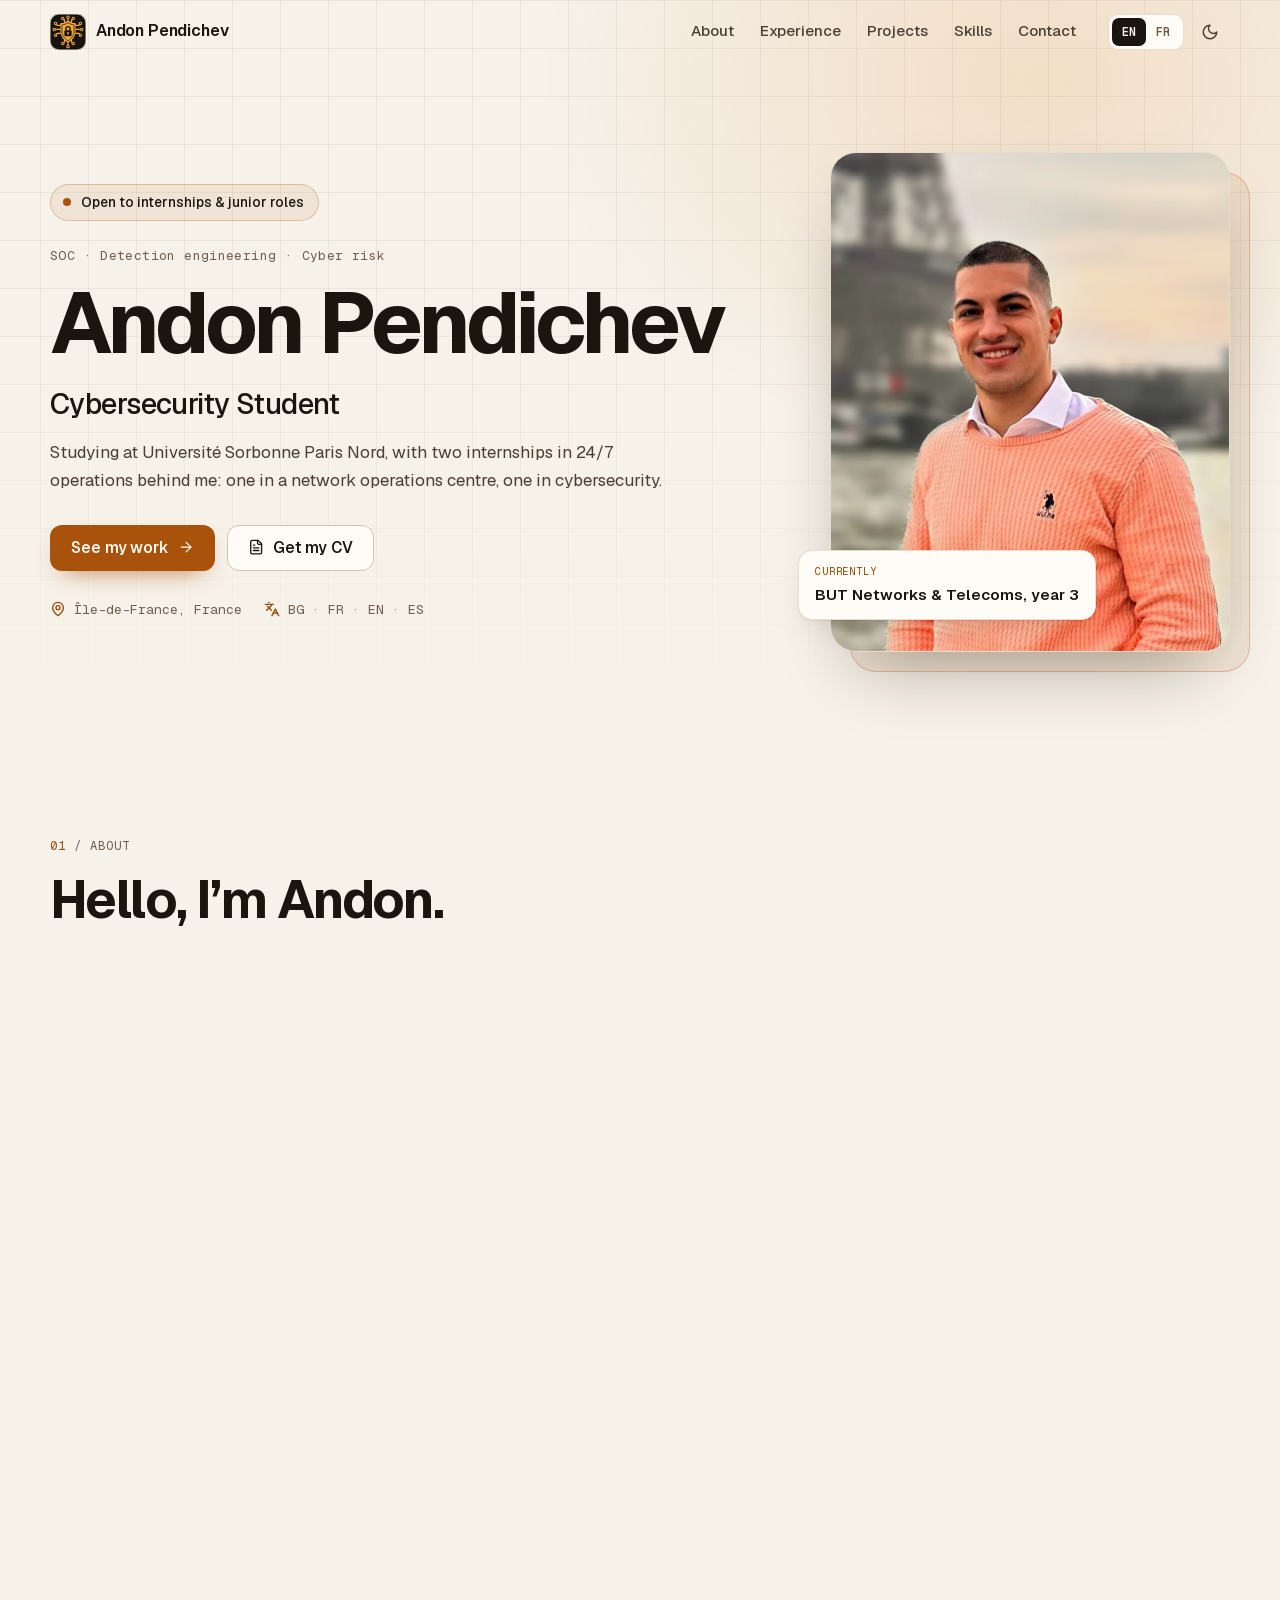
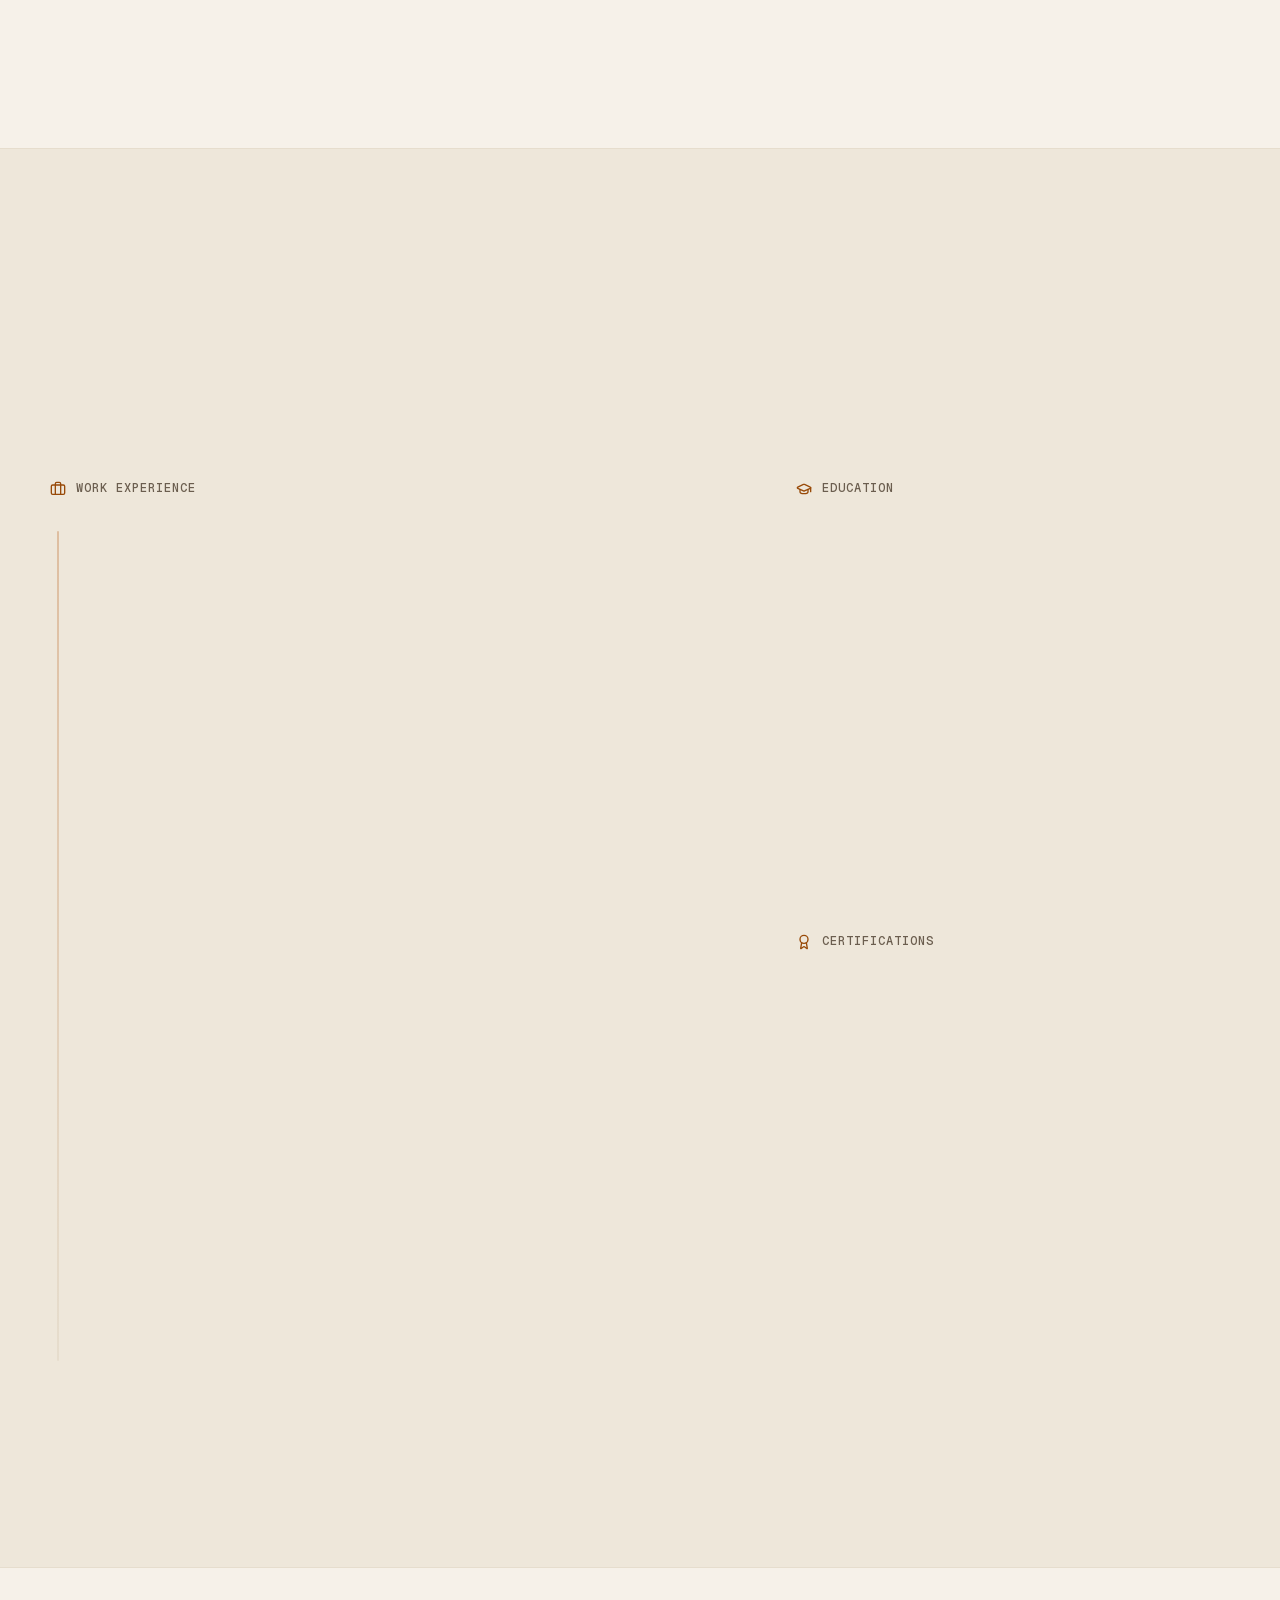
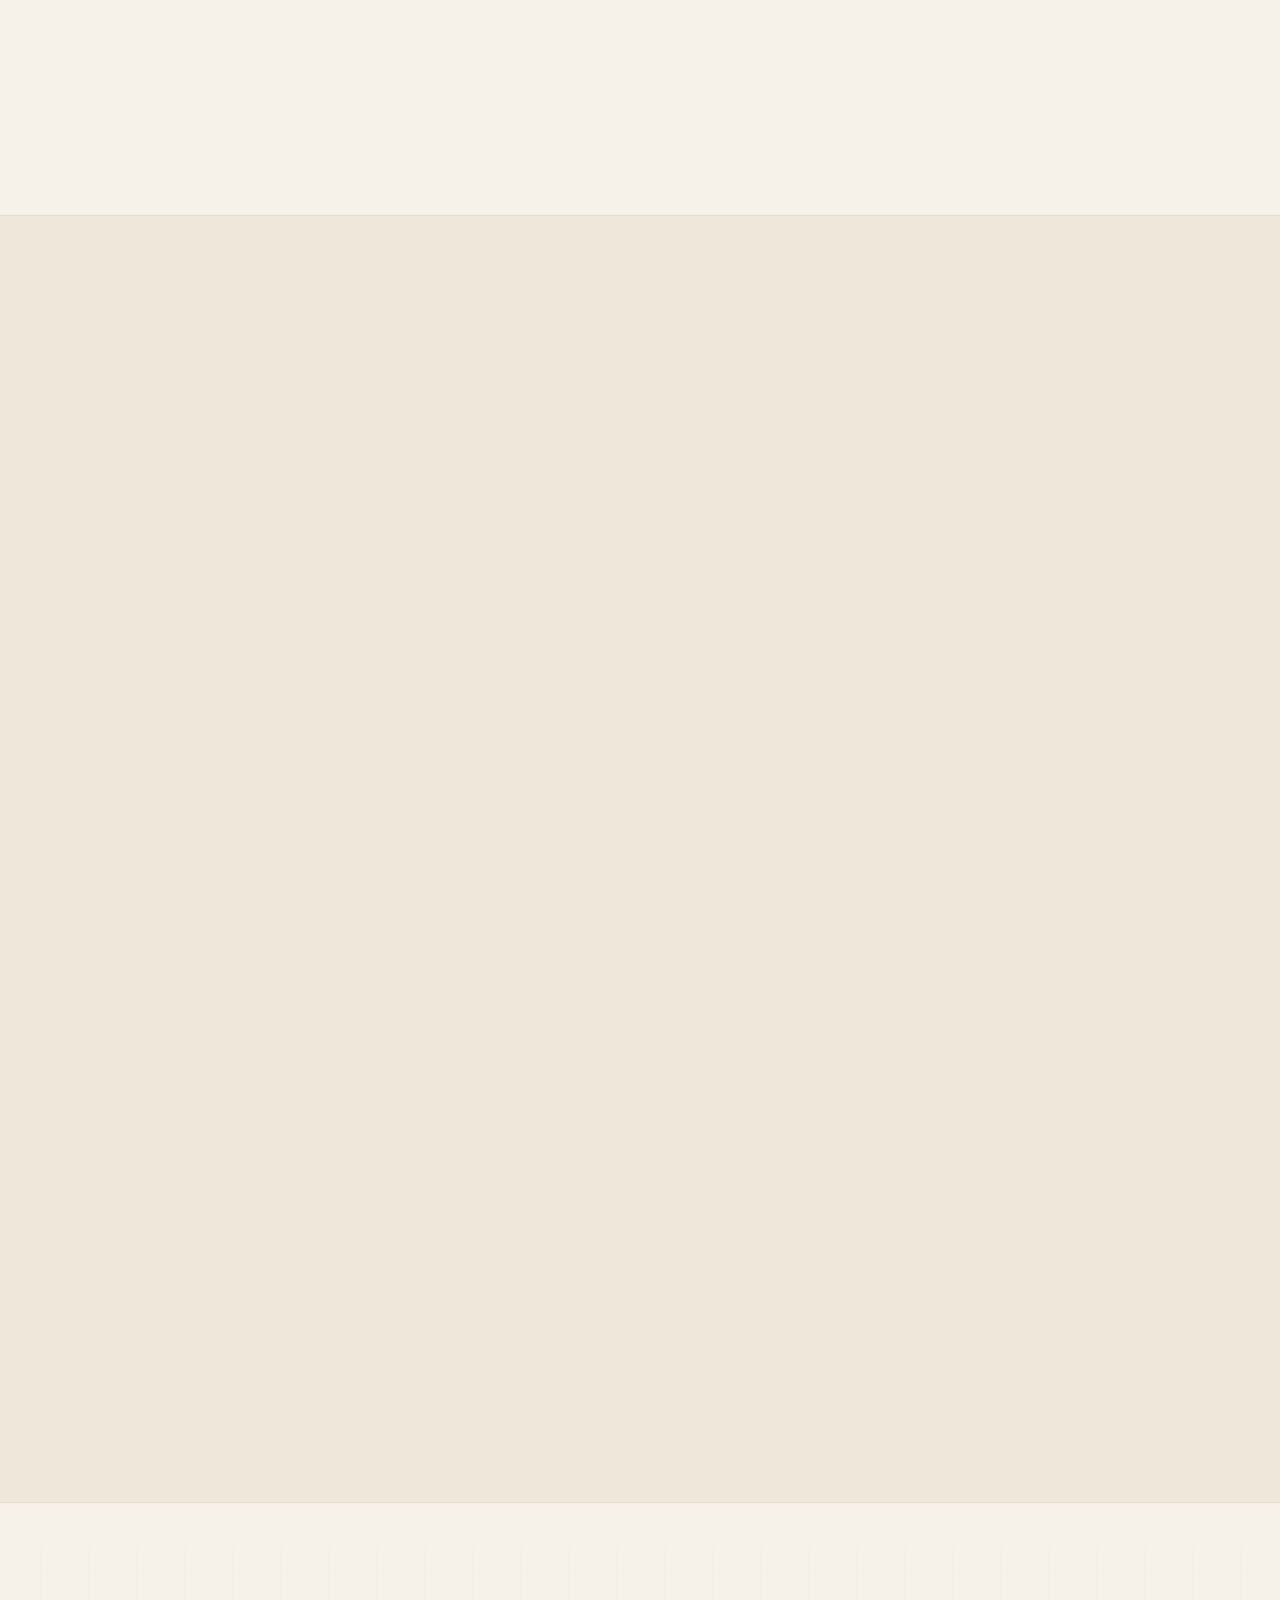
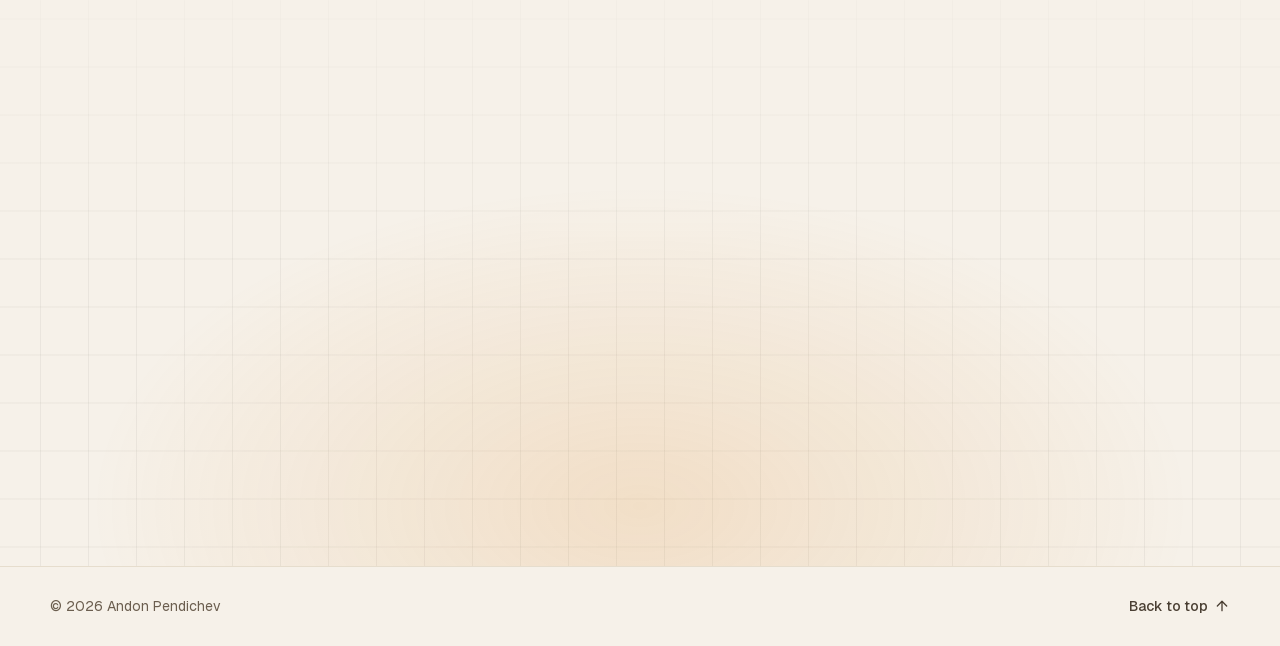
<file: index.html>
<!DOCTYPE html>
<html lang="en">
<head>
  <meta charset="utf-8">
  <meta name="viewport" content="width=device-width, initial-scale=1">
  <meta http-equiv="Content-Security-Policy" content="default-src 'self'; script-src 'self'; style-src 'self'; img-src 'self' data:; font-src 'self'; media-src 'self'; connect-src 'self'; object-src 'none'; base-uri 'self'; form-action 'none'; upgrade-insecure-requests">
  <meta name="referrer" content="strict-origin-when-cross-origin">

  <title>Andon Pendichev — Cybersecurity student · SOC, detection engineering &amp; cyber risk</title>
  <meta name="description" content="Portfolio of Andon Pendichev, networks &amp; telecoms student specialising in cybersecurity (BUT R&amp;T, Université Sorbonne Paris Nord): projects, experience, skills and CV.">
  <meta name="author" content="Andon Pendichev">
  <link rel="canonical" href="https://pendichev.github.io/Portfolio/">
  <link rel="alternate" hreflang="en" href="https://pendichev.github.io/Portfolio/?lang=en">
  <link rel="alternate" hreflang="fr" href="https://pendichev.github.io/Portfolio/?lang=fr">
  <link rel="alternate" hreflang="x-default" href="https://pendichev.github.io/Portfolio/">

  <meta property="og:type" content="profile">
  <meta property="og:title" content="Andon Pendichev — Cybersecurity student">
  <meta property="og:description" content="Cybersecurity student at Université Sorbonne Paris Nord. Projects, experience, skills and CV.">
  <meta property="og:url" content="https://pendichev.github.io/Portfolio/">
  <meta property="og:image" content="https://pendichev.github.io/Portfolio/assets/img/og-image.jpg">
  <meta property="og:image:width" content="1200">
  <meta property="og:image:height" content="630">
  <meta property="og:locale" content="en_GB">
  <meta property="og:locale:alternate" content="fr_FR">
  <meta name="twitter:card" content="summary_large_image">

  <meta name="theme-color" content="#f6f1e9" media="(prefers-color-scheme: light)">
  <meta name="theme-color" content="#0e0c0a" media="(prefers-color-scheme: dark)">
  <link rel="icon" href="assets/img/favicon.svg" type="image/svg+xml">
  <link rel="icon" href="assets/img/favicon.ico" sizes="32x32">
  <link rel="apple-touch-icon" href="assets/img/apple-touch-icon.png">

  <link rel="preload" href="assets/fonts/geist-latin.woff2" as="font" type="font/woff2" crossorigin>
  <link rel="preload" href="assets/fonts/geist-mono-latin.woff2" as="font" type="font/woff2" crossorigin>
  <link rel="preload" href="assets/img/portrait.webp" as="image" type="image/webp">
  <link rel="stylesheet" href="assets/css/main.css">

  <script src="assets/js/boot.js"></script>
  <script src="assets/js/i18n.js" defer></script>
  <script src="assets/js/main.js" defer></script>

  <script type="application/ld+json">
  {
    "@context": "https://schema.org",
    "@type": "Person",
    "name": "Andon Pendichev",
    "jobTitle": "Cybersecurity student — SOC, detection engineering and cyber risk",
    "url": "https://pendichev.github.io/Portfolio/",
    "image": "https://pendichev.github.io/Portfolio/assets/img/portrait.webp",
    "email": "mailto:pendichev.andon@gmail.com",
    "address": { "@type": "PostalAddress", "addressRegion": "Île-de-France", "addressCountry": "FR" },
    "affiliation": { "@type": "CollegeOrUniversity", "name": "Université Sorbonne Paris Nord — IUT de Villetaneuse" },
    "knowsLanguage": ["bg", "fr", "en", "es"],
    "sameAs": ["https://www.linkedin.com/in/andon-pendichev"]
  }
  </script>
</head>
<body>
  <!-- Icon sprite (Lucide icons, ISC licence) -->
  <svg class="sprite" xmlns="http://www.w3.org/2000/svg" aria-hidden="true" focusable="false">
    <symbol id="i-arrow-right" viewBox="0 0 24 24"><path d="M5 12h14"/><path d="m12 5 7 7-7 7"/></symbol>
    <symbol id="i-arrow-up-right" viewBox="0 0 24 24"><path d="M7 7h10v10"/><path d="M7 17 17 7"/></symbol>
    <symbol id="i-arrow-up" viewBox="0 0 24 24"><path d="m5 12 7-7 7 7"/><path d="M12 19V5"/></symbol>
    <symbol id="i-menu" viewBox="0 0 24 24"><path d="M4 6h16"/><path d="M4 12h16"/><path d="M4 18h16"/></symbol>
    <symbol id="i-x" viewBox="0 0 24 24"><path d="M18 6 6 18"/><path d="m6 6 12 12"/></symbol>
    <symbol id="i-sun" viewBox="0 0 24 24"><circle cx="12" cy="12" r="4"/><path d="M12 2v2"/><path d="M12 20v2"/><path d="m4.93 4.93 1.41 1.41"/><path d="m17.66 17.66 1.41 1.41"/><path d="M2 12h2"/><path d="M20 12h2"/><path d="m6.34 17.66-1.41 1.41"/><path d="m19.07 4.93-1.41 1.41"/></symbol>
    <symbol id="i-moon" viewBox="0 0 24 24"><path d="M12 3a6 6 0 0 0 9 9 9 9 0 1 1-9-9Z"/></symbol>
    <symbol id="i-file-text" viewBox="0 0 24 24"><path d="M15 2H6a2 2 0 0 0-2 2v16a2 2 0 0 0 2 2h12a2 2 0 0 0 2-2V7Z"/><path d="M14 2v4a2 2 0 0 0 2 2h4"/><path d="M10 9H8"/><path d="M16 13H8"/><path d="M16 17H8"/></symbol>
    <symbol id="i-download" viewBox="0 0 24 24"><path d="M21 15v4a2 2 0 0 1-2 2H5a2 2 0 0 1-2-2v-4"/><path d="m7 10 5 5 5-5"/><path d="M12 15V3"/></symbol>
    <symbol id="i-map-pin" viewBox="0 0 24 24"><path d="M20 10c0 6-8 12-8 12s-8-6-8-12a8 8 0 0 1 16 0Z"/><circle cx="12" cy="10" r="3"/></symbol>
    <symbol id="i-languages" viewBox="0 0 24 24"><path d="m5 8 6 6"/><path d="m4 14 6-6 2-3"/><path d="M2 5h12"/><path d="M7 2h1"/><path d="m22 22-5-10-5 10"/><path d="M14 18h6"/></symbol>
    <symbol id="i-mail" viewBox="0 0 24 24"><rect width="20" height="16" x="2" y="4" rx="2"/><path d="m22 7-8.97 5.7a1.94 1.94 0 0 1-2.06 0L2 7"/></symbol>
    <symbol id="i-phone" viewBox="0 0 24 24"><path d="M22 16.92v3a2 2 0 0 1-2.18 2 19.79 19.79 0 0 1-8.63-3.07 19.5 19.5 0 0 1-6-6 19.79 19.79 0 0 1-3.07-8.67A2 2 0 0 1 4.11 2h3a2 2 0 0 1 2 1.72 12.84 12.84 0 0 0 .7 2.81 2 2 0 0 1-.45 2.11L8.09 9.91a16 16 0 0 0 6 6l1.27-1.27a2 2 0 0 1 2.11-.45 12.84 12.84 0 0 0 2.81.7A2 2 0 0 1 22 16.92z"/></symbol>
    <symbol id="i-linkedin" viewBox="0 0 24 24"><path d="M16 8a6 6 0 0 1 6 6v7h-4v-7a2 2 0 0 0-2-2 2 2 0 0 0-2 2v7h-4v-7a6 6 0 0 1 6-6z"/><rect width="4" height="12" x="2" y="9"/><circle cx="4" cy="4" r="2"/></symbol>
    <symbol id="i-copy" viewBox="0 0 24 24"><rect width="14" height="14" x="8" y="8" rx="2"/><path d="M4 16c-1.1 0-2-.9-2-2V4c0-1.1.9-2 2-2h10c1.1 0 2 .9 2 2"/></symbol>
    <symbol id="i-check" viewBox="0 0 24 24"><path d="M20 6 9 17l-5-5"/></symbol>
    <symbol id="i-play" viewBox="0 0 24 24"><path d="M6 3 20 12 6 21Z"/></symbol>
    <symbol id="i-activity" viewBox="0 0 24 24"><path d="M22 12h-4l-3 9L9 3l-3 9H2"/></symbol>
    <symbol id="i-scale" viewBox="0 0 24 24"><path d="m16 16 3-8 3 8c-.87.65-1.92 1-3 1s-2.13-.35-3-1Z"/><path d="m2 16 3-8 3 8c-.87.65-1.92 1-3 1s-2.13-.35-3-1Z"/><path d="M7 21h10"/><path d="M12 3v18"/><path d="M3 7h2c2 0 5-1 7-2 2 1 5 2 7 2h2"/></symbol>
    <symbol id="i-bug" viewBox="0 0 24 24"><path d="m8 2 1.88 1.88"/><path d="M14.12 3.88 16 2"/><path d="M9 7.13v-1a3.003 3.003 0 1 1 6 0v1"/><path d="M12 20c-3.3 0-6-2.7-6-6v-3a4 4 0 0 1 4-4h4a4 4 0 0 1 4 4v3c0 3.3-2.7 6-6 6"/><path d="M12 20v-9"/><path d="M6.53 9C4.6 8.8 3 7.1 3 5"/><path d="M6 13H2"/><path d="M3 21c0-2.1 1.7-3.9 3.8-4"/><path d="M20.97 5c0 2.1-1.6 3.8-3.5 4"/><path d="M22 13h-4"/><path d="M17.2 17c2.1.1 3.8 1.9 3.8 4"/></symbol>
    <symbol id="i-network" viewBox="0 0 24 24"><rect x="16" y="16" width="6" height="6" rx="1"/><rect x="2" y="16" width="6" height="6" rx="1"/><rect x="9" y="2" width="6" height="6" rx="1"/><path d="M5 16v-3a1 1 0 0 1 1-1h12a1 1 0 0 1 1 1v3"/><path d="M12 12V8"/></symbol>
    <symbol id="i-server" viewBox="0 0 24 24"><rect width="20" height="8" x="2" y="2" rx="2"/><rect width="20" height="8" x="2" y="14" rx="2"/><path d="M6 6h.01"/><path d="M6 18h.01"/></symbol>
    <symbol id="i-sparkles" viewBox="0 0 24 24"><path d="M9.937 15.5A2 2 0 0 0 8.5 14.063l-6.135-1.582a.5.5 0 0 1 0-.962L8.5 9.936A2 2 0 0 0 9.937 8.5l1.582-6.135a.5.5 0 0 1 .963 0L14.063 8.5A2 2 0 0 0 15.5 9.937l6.135 1.581a.5.5 0 0 1 0 .964L15.5 14.063a2 2 0 0 0-1.437 1.437l-1.582 6.135a.5.5 0 0 1-.963 0z"/><path d="M20 3v4"/><path d="M22 5h-4"/><path d="M4 17v2"/><path d="M5 18H3"/></symbol>
    <symbol id="i-briefcase" viewBox="0 0 24 24"><path d="M16 20V4a2 2 0 0 0-2-2h-4a2 2 0 0 0-2 2v16"/><rect width="20" height="14" x="2" y="6" rx="2"/></symbol>
    <symbol id="i-graduation" viewBox="0 0 24 24"><path d="M21.42 10.922a1 1 0 0 0-.019-1.838L12.83 5.18a2 2 0 0 0-1.66 0L2.6 9.08a1 1 0 0 0 0 1.832l8.57 3.908a2 2 0 0 0 1.66 0z"/><path d="M22 10v6"/><path d="M6 12.5V16a6 3 0 0 0 12 0v-3.5"/></symbol>
    <symbol id="i-award" viewBox="0 0 24 24"><path d="m15.477 12.89 1.515 8.526a.5.5 0 0 1-.81.47l-3.58-2.687a1 1 0 0 0-1.197 0l-3.586 2.686a.5.5 0 0 1-.81-.469l1.514-8.526"/><circle cx="12" cy="8" r="6"/></symbol>
    <symbol id="i-shield" viewBox="0 0 24 24"><path d="M20 13c0 5-3.5 7.5-7.66 8.95a1 1 0 0 1-.67-.01C7.5 20.5 4 18 4 13V6a1 1 0 0 1 1-1c2 0 4.5-1.2 6.24-2.72a1.17 1.17 0 0 1 1.52 0C14.51 3.81 17 5 19 5a1 1 0 0 1 1 1z"/><path d="m9 12 2 2 4-4"/></symbol>
    <symbol id="i-lock" viewBox="0 0 24 24"><rect width="18" height="11" x="3" y="11" rx="2"/><path d="M7 11V7a5 5 0 0 1 10 0v4"/></symbol>
    <symbol id="i-users" viewBox="0 0 24 24"><path d="M16 21v-2a4 4 0 0 0-4-4H6a4 4 0 0 0-4 4v2"/><circle cx="9" cy="7" r="4"/><path d="M22 21v-2a4 4 0 0 0-3-3.87"/><path d="M16 3.13a4 4 0 0 1 0 7.75"/></symbol>
  </svg>

  <a class="skip-link" href="#main" data-i18n="a11y.skip">Skip to content</a>

  <header class="site-header" id="site-header">
    <div class="container header__inner">
      <a class="brand" href="#top" aria-label="Andon Pendichev — back to top" data-i18n-attr="aria-label:brand.aria">
        <svg class="brand__mark" viewBox="0 0 64 64" aria-hidden="true" focusable="false"><rect class="mk-tile" width="64" height="64" rx="16"/><path class="mk-trace" d="M18.6 20.4H13.4L10 17M18.6 27.4H7.6M19 34.3H13.4L10 37.7M45.4 20.4H50.6L54 17M45.4 27.4H56.4M45 34.3H50.6L54 37.7M32 11.4V5.9M25.9 14.5V11.2L22.6 7.9M38.1 14.5V11.2L41.4 7.9M32 51.6V58M25.8 46.1V49.5L22.8 52.5M38.2 46.1V49.5L41.2 52.5"/><circle class="mk-node" cx="10" cy="17" r="2.2"/><circle class="mk-node" cx="7.6" cy="27.4" r="2.2"/><circle class="mk-node" cx="10" cy="37.7" r="2.2"/><circle class="mk-node" cx="54" cy="17" r="2.2"/><circle class="mk-node" cx="56.4" cy="27.4" r="2.2"/><circle class="mk-node" cx="54" cy="37.7" r="2.2"/><circle class="mk-node" cx="32" cy="5.9" r="2.2"/><circle class="mk-node" cx="22.6" cy="7.9" r="2.2"/><circle class="mk-node" cx="41.4" cy="7.9" r="2.2"/><circle class="mk-node" cx="32" cy="58" r="2.2"/><circle class="mk-node" cx="22.8" cy="52.5" r="2.2"/><circle class="mk-node" cx="41.2" cy="52.5" r="2.2"/><path class="mk-shield" d="M32.0 11.34C27.97 14.36 23.38 15.93 19.23 16.16 18.78 16.16 18.56 16.49 18.56 16.94V30.38C18.56 40.12 24.5 46.4 32.0 51.66 39.5 46.4 45.44 40.12 45.44 30.38V16.94C45.44 16.49 45.22 16.16 44.77 16.16 40.62 15.93 36.03 14.36 32.0 11.34Z"/><path class="mk-inset" d="M32.0 11.34C27.97 14.36 23.38 15.93 19.23 16.16 18.78 16.16 18.56 16.49 18.56 16.94V30.38C18.56 40.12 24.5 46.4 32.0 51.66 39.5 46.4 45.44 40.12 45.44 30.38V16.94C45.44 16.49 45.22 16.16 44.77 16.16 40.62 15.93 36.03 14.36 32.0 11.34Z" transform="translate(32 31.5) scale(.8) translate(-32 -31.5)"/><rect class="mk-lock" x="25.5" y="28.92" width="12.99" height="10.75" rx="2.4"/><path class="mk-shackle" d="M28.3 28.92V26.02a3.70 3.70 0 0 1 7.39 0V28.92"/><circle class="mk-key" cx="32.0" cy="33.4" r="1.6"/><path class="mk-keyline" d="M32.0 33.80v2.9"/></svg>
        <span class="brand__name">Andon Pendichev</span>
      </a>

      <nav class="site-nav" id="site-nav" aria-label="Main" data-i18n-attr="aria-label:nav.aria">
        <ul class="nav__list">
          <li><a class="nav__link" href="#about" data-i18n="nav.about">About</a></li>
          <li><a class="nav__link" href="#experience" data-i18n="nav.experience">Experience</a></li>
          <li><a class="nav__link" href="#projects" data-i18n="nav.projects">Projects</a></li>
          <li><a class="nav__link" href="#skills" data-i18n="nav.skills">Skills</a></li>
          <li><a class="nav__link" href="#contact" data-i18n="nav.contact">Contact</a></li>
        </ul>
      </nav>

      <div class="header__tools">
        <div class="lang-switch" role="group" aria-label="Language" data-i18n-attr="aria-label:tools.language">
          <button type="button" class="lang-switch__btn" data-set-lang="en" aria-pressed="true" lang="en" title="English">EN</button>
          <button type="button" class="lang-switch__btn" data-set-lang="fr" aria-pressed="false" lang="fr" title="Français">FR</button>
        </div>
        <button type="button" class="icon-btn theme-toggle" id="theme-toggle" aria-pressed="true" aria-label="Dark theme" data-i18n-attr="aria-label:tools.theme;title:tools.theme" title="Dark theme">
          <svg class="icon icon--sun" aria-hidden="true"><use href="#i-sun"/></svg>
          <svg class="icon icon--moon" aria-hidden="true"><use href="#i-moon"/></svg>
        </button>
        <button type="button" class="icon-btn menu-toggle" id="menu-toggle" aria-expanded="false" aria-controls="site-nav" aria-label="Menu" data-i18n-attr="aria-label:tools.menu">
          <svg class="icon icon--menu" aria-hidden="true"><use href="#i-menu"/></svg>
          <svg class="icon icon--close" aria-hidden="true"><use href="#i-x"/></svg>
        </button>
      </div>
    </div>
  </header>

  <main id="main">

    <!-- ============================== HERO ============================== -->
    <section class="hero" id="top" aria-labelledby="hero-title">
      <div class="hero__bg" aria-hidden="true"></div>
      <div class="container hero__grid">
        <div class="hero__copy">
          <p class="status-pill"><span class="status-pill__dot" aria-hidden="true"></span><span data-i18n="hero.status">Open to internships &amp; junior roles</span></p>
          <p class="hero__eyebrow mono" data-i18n="hero.eyebrow">SOC · Detection engineering · Cyber risk</p>
          <h1 class="hero__title" id="hero-title">Andon Pendichev</h1>
          <p class="hero__lead" data-i18n="hero.lead">Cybersecurity Student</p>
          <p class="hero__text" data-i18n="hero.text">Studying at Université Sorbonne Paris Nord, with two internships in 24/7 operations behind me: one in a network operations centre, one in cybersecurity.</p>
          <div class="hero__actions">
            <a class="btn btn--primary" href="#projects"><span data-i18n="hero.cta1">See my work</span><svg class="icon" aria-hidden="true"><use href="#i-arrow-right"/></svg></a>
            <a class="btn btn--ghost" href="#cv"><svg class="icon" aria-hidden="true"><use href="#i-file-text"/></svg><span data-i18n="hero.cta2">Get my CV</span></a>
          </div>
          <ul class="hero__meta mono">
            <li><svg class="icon" aria-hidden="true"><use href="#i-map-pin"/></svg><span data-i18n="hero.location">Île-de-France, France</span></li>
            <li><svg class="icon" aria-hidden="true"><use href="#i-languages"/></svg><span>BG · FR · EN · ES</span></li>
          </ul>
        </div>

        <figure class="hero__photo">
          <img src="assets/img/portrait.webp" width="800" height="1000" alt="Andon Pendichev in Paris, with the Eiffel Tower in the background" data-i18n-attr="alt:about.photoAlt" fetchpriority="high" decoding="async">
          <figcaption class="hero__card">
            <span class="hero__card-k mono" data-i18n="hero.card.k">Currently</span>
            <span class="hero__card-v" data-i18n="hero.card.v">BUT Networks &amp; Telecoms, year 3</span>
          </figcaption>
        </figure>
      </div>
    </section>

    <!-- ============================== ABOUT ============================== -->
    <section class="section" id="about" aria-labelledby="about-title">
      <div class="container">
        <header class="section-head reveal">
          <p class="section-head__index mono"><span>01</span> / <span data-i18n="nav.about">About</span></p>
          <h2 class="section-head__title" id="about-title" data-i18n="about.title">Hello, I’m Andon.</h2>
        </header>

        <div class="about">
          <dl class="facts facts--stack reveal">
            <div class="facts__item"><dt data-i18n="about.fact1.k">Based in</dt><dd data-i18n="about.fact1.v">Île-de-France, France</dd></div>
            <div class="facts__item"><dt data-i18n="about.fact2.k">Studying</dt><dd data-i18n="about.fact2.v">BUT Networks &amp; Telecoms · cybersecurity track · year 3</dd></div>
            <div class="facts__item"><dt data-i18n="about.fact3.k">Languages</dt><dd data-i18n="about.fact3.v">Bulgarian (native), French (C2), English (C1), Spanish (A2)</dd></div>
            <div class="facts__item"><dt data-i18n="about.fact4.k">Looking for</dt><dd data-i18n="about.fact4.v">Internship or junior role · SOC, detection, cyber risk</dd></div>
          </dl>

          <div class="about__body">
            <p class="about__lead reveal" data-i18n="about.p1">I like understanding how systems really work, end to end — and then making them harder to break.</p>
            <p class="reveal" data-i18n="about.p2">I’m in the third year of a Bachelor of Technology (BUT) in Networks &amp; Telecommunications, cybersecurity track, at IUT de Villetaneuse — Université Sorbonne Paris Nord. My degree has taken me across the whole stack: I’ve measured optical fibre links and built radio transmitters, designed segmented networks and written web tools, and on the security side run a pentest lab and answered a security-operations tender.</p>
            <p class="reveal" data-i18n="about.p3">Two internships in Bulgaria gave me a taste of 24/7 operations: network monitoring in A1’s NOC, then cybersecurity at BULATSA, the national air navigation service provider. I’m now looking for an internship or a junior role in SOC, detection engineering or cyber-risk management.</p>
          </div>
        </div>

        <div class="cv reveal" id="cv">
          <div class="cv__intro">
            <h3 class="cv__title" data-i18n="cv.title">My CV</h3>
            <p data-i18n="cv.text">One page, kept up to date — in English and in French.</p>
          </div>
          <div class="cv__cards">
            <article class="cv-card">
              <span class="cv-card__icon" aria-hidden="true"><svg class="icon"><use href="#i-file-text"/></svg></span>
              <div class="cv-card__text">
                <h4 class="cv-card__title" data-i18n="cv.en.title">CV — English</h4>
                <p class="cv-card__meta mono" data-i18n="cv.meta">PDF · 1 page</p>
              </div>
              <div class="cv-card__actions">
                <a class="btn btn--sm btn--ghost" href="documents/CV_Andon_PENDICHEV_EN.pdf" target="_blank" rel="noopener"><span data-i18n="cv.view">View</span><svg class="icon" aria-hidden="true"><use href="#i-arrow-up-right"/></svg></a>
                <a class="icon-btn icon-btn--solid" href="documents/CV_Andon_PENDICHEV_EN.pdf" download aria-label="Download the English CV" title="Download" data-i18n-attr="aria-label:cv.en.download;title:cv.download"><svg class="icon" aria-hidden="true"><use href="#i-download"/></svg></a>
              </div>
            </article>
            <article class="cv-card">
              <span class="cv-card__icon" aria-hidden="true"><svg class="icon"><use href="#i-file-text"/></svg></span>
              <div class="cv-card__text">
                <h4 class="cv-card__title" lang="fr">CV — Français</h4>
                <p class="cv-card__meta mono" data-i18n="cv.meta">PDF · 1 page</p>
              </div>
              <div class="cv-card__actions">
                <a class="btn btn--sm btn--ghost" href="documents/CV_Andon_PENDICHEV_FR.pdf" target="_blank" rel="noopener"><span data-i18n="cv.view">View</span><svg class="icon" aria-hidden="true"><use href="#i-arrow-up-right"/></svg></a>
                <a class="icon-btn icon-btn--solid" href="documents/CV_Andon_PENDICHEV_FR.pdf" download aria-label="Download the French CV" title="Download" data-i18n-attr="aria-label:cv.fr.download;title:cv.download"><svg class="icon" aria-hidden="true"><use href="#i-download"/></svg></a>
              </div>
            </article>
          </div>
        </div>
      </div>
    </section>

    <!-- ============================== EXPERIENCE ============================== -->
    <section class="section section--alt" id="experience" aria-labelledby="experience-title">
      <div class="container">
        <header class="section-head reveal">
          <p class="section-head__index mono"><span>02</span> / <span data-i18n="nav.experience">Experience</span></p>
          <h2 class="section-head__title" id="experience-title" data-i18n="exp.title">Experience &amp; education</h2>
          <p class="section-head__lead" data-i18n="exp.lead">Two internships in 24/7 operations, and a degree built around hands-on projects.</p>
        </header>

        <div class="exp">
          <div class="exp__work">
            <h3 class="exp__subtitle mono"><svg class="icon" aria-hidden="true"><use href="#i-briefcase"/></svg><span data-i18n="exp.work">Work experience</span></h3>

            <ol class="timeline">
              <li class="xp reveal">
                <span class="xp__dot" aria-hidden="true"></span>
                <article class="xp__card">
                  <header class="xp__head">
                    <div>
                      <h4 class="xp__role" data-i18n="xp1.role">Cybersecurity Intern</h4>
                      <p class="xp__org"><span data-i18n="xp1.org">BULATSA — Bulgarian Air Traffic Services Authority</span></p>
                    </div>
                    <p class="xp__when mono" data-i18n="xp1.when">May – Jul 2026 · 3 months</p>
                  </header>
                  <p class="xp__where mono" data-i18n="xp1.where">Information Systems Directorate · Sofia, Bulgaria</p>
                  <ul class="xp__list">
                    <li data-i18n="xp1.b1">Built four SIEM log parsers (NetWitness) for sources the SOC could not search yet — now in production.</li>
                    <li data-i18n="xp1.b2">Took part in daily SOC monitoring: WAF alert triage, detection of authentication abuse and incident write-ups.</li>
                    <li data-i18n="xp1.b3">Supported vulnerability management and a security-policy review (ISO/IEC 27005, NIS2), and prototyped a risk-prioritisation tool in Python.</li>
                  </ul>
                  <p class="xp__badge"><svg class="icon" aria-hidden="true"><use href="#i-award"/></svg><span data-i18n="xp1.badge">Rated “outstanding” by my internship supervisor</span></p>
                  <ul class="chips" aria-label="Tools and topics" data-i18n-attr="aria-label:a11y.tags">
                    <li>SIEM</li><li>NetWitness</li><li>WAF</li><li>ISO/IEC 27005</li><li>NIS2</li>
                  </ul>
                </article>
              </li>

              <li class="xp reveal">
                <span class="xp__dot" aria-hidden="true"></span>
                <article class="xp__card">
                  <header class="xp__head">
                    <div>
                      <h4 class="xp__role" data-i18n="xp2.role">Network Operations Center (NOC) Intern</h4>
                      <p class="xp__org">A1 Group</p>
                    </div>
                    <p class="xp__when mono" data-i18n="xp2.when">2025 · 3 months</p>
                  </header>
                  <p class="xp__where mono" data-i18n="xp2.where">IP, Transport &amp; Fixed Access network monitoring · Sofia, Bulgaria</p>
                  <ul class="xp__list">
                    <li data-i18n="xp2.b1">Monitored fixed and IP networks in real time (transport links, customer access lines) in a 24/7 NOC, with alarm-correlation tools.</li>
                    <li data-i18n="xp2.b2">Analysed incidents (latency, packet loss, error rates) and helped prioritise tickets by customer impact and SLAs.</li>
                    <li data-i18n="xp2.b3">Helped troubleshoot links and configurations, escalated to field and engineering teams and followed up until service was restored.</li>
                  </ul>
                  <ul class="chips" aria-label="Tools and topics" data-i18n-attr="aria-label:a11y.tags">
                    <li data-i18n="xp2.t1">Network monitoring</li><li data-i18n="xp2.t2">Alarm correlation</li><li data-i18n="xp2.t3">Incident management</li><li>SLA</li>
                  </ul>
                </article>
              </li>
            </ol>
          </div>

          <aside class="exp__side">
            <h3 class="exp__subtitle mono"><svg class="icon" aria-hidden="true"><use href="#i-graduation"/></svg><span data-i18n="exp.education">Education</span></h3>
            <article class="edu reveal">
              <p class="edu__when mono">2024 – 2027</p>
              <h4 class="edu__degree" data-i18n="edu1.degree">Bachelor of Technology (BUT) in Networks &amp; Telecommunications</h4>
              <p class="edu__school">Université Sorbonne Paris Nord — IUT de Villetaneuse</p>
              <p class="edu__note" data-i18n="edu1.note">Cybersecurity track · 180 ECTS · currently in year 3</p>
            </article>
            <article class="edu reveal">
              <p class="edu__when mono">2021 – 2024</p>
              <h4 class="edu__degree" data-i18n="edu2.degree">Baccalauréat (general)&nbsp;— Mathematics &amp; English</h4>
              <p class="edu__school" data-i18n="edu2.school">Lycée privé Saint-Pierre, Calais</p>
              <p class="edu__note" data-i18n="edu2.note">With honours (mention Bien) · named “Most Deserving Student”</p>
            </article>

            <h3 class="exp__subtitle exp__subtitle--next mono"><svg class="icon" aria-hidden="true"><use href="#i-award"/></svg><span>Certifications</span></h3>
            <article class="edu reveal">
              <p class="edu__when mono" data-i18n="cert1.when">Nov 2026</p>
              <h4 class="edu__degree"><a class="edu__verify" href="https://coursera.org/share/2ff9f5fd5c15087d3274607bfb943674" target="_blank" rel="noopener noreferrer" aria-label="IBM Generative AI Engineering Professional Certificate — verify on Coursera" data-i18n-attr="aria-label:cert1.verify">IBM Generative AI Engineering Professional Certificate<svg class="icon" aria-hidden="true"><use href="#i-arrow-up-right"/></svg></a></h4>
              <p class="edu__school">IBM, via Coursera</p>
            </article>
            <article class="edu reveal">
              <p class="edu__when mono" data-i18n="cert2.when">Oct 2026</p>
              <h4 class="edu__degree"><a class="edu__verify" href="https://coursera.org/share/970787fd311734abea0467028e4e59c3" target="_blank" rel="noopener noreferrer" aria-label="IBM Cybersecurity Analyst Professional Certificate — verify on Coursera" data-i18n-attr="aria-label:cert2.verify">IBM Cybersecurity Analyst Professional Certificate<svg class="icon" aria-hidden="true"><use href="#i-arrow-up-right"/></svg></a></h4>
              <p class="edu__school">IBM, via Coursera</p>
            </article>
            <article class="edu reveal">
              <p class="edu__when mono" data-i18n="cert3.when">Sep 2026</p>
              <h4 class="edu__degree"><a class="edu__verify" href="https://coursera.org/share/229a1137426bafd63f5c0a78914005b6" target="_blank" rel="noopener noreferrer" aria-label="Google Cybersecurity Professional Certificate — verify on Coursera" data-i18n-attr="aria-label:cert3.verify">Google Cybersecurity Professional Certificate<svg class="icon" aria-hidden="true"><use href="#i-arrow-up-right"/></svg></a></h4>
              <p class="edu__school">Google, via Coursera</p>
            </article>
          </aside>
        </div>
      </div>
    </section>

    <!-- ============================== PROJECTS ============================== -->
    <section class="section" id="projects" aria-labelledby="projects-title">
      <div class="container">
        <header class="section-head reveal">
          <p class="section-head__index mono"><span>03</span> / <span data-i18n="nav.projects">Projects</span></p>
          <h2 class="section-head__title" id="projects-title" data-i18n="projects.title">Selected work</h2>
          <p class="section-head__lead" data-i18n="projects.lead">Twelve projects from my degree — the “SAÉ”, the graded hands-on team projects of the French BUT — and two from my internship. Each card opens the original deliverable.</p>
        </header>

        <div class="filters reveal" role="group" aria-label="Filter projects by field" data-i18n-attr="aria-label:filters.aria">
          <button type="button" class="filter" data-filter="all" aria-pressed="true"><span data-i18n="filters.all">All</span> <span class="filter__count">14</span></button>
          <button type="button" class="filter" data-filter="cyber" aria-pressed="false"><span data-i18n="cat.cyber">Cybersecurity</span> <span class="filter__count">5</span></button>
          <button type="button" class="filter" data-filter="network" aria-pressed="false"><span data-i18n="cat.network">Networks</span> <span class="filter__count">3</span></button>
          <button type="button" class="filter" data-filter="telecom" aria-pressed="false"><span data-i18n="cat.telecom">Telecoms &amp; electronics</span> <span class="filter__count">3</span></button>
          <button type="button" class="filter" data-filter="dev" aria-pressed="false"><span data-i18n="cat.dev">Development</span> <span class="filter__count">3</span></button>
        </div>

        <ul class="project-grid" id="project-grid">
          <li class="project reveal" data-category="cyber">
            <a class="project__media" href="documents/projects/sae304-pentesting.pdf" target="_blank" rel="noopener" tabindex="-1" aria-hidden="true">
              <img src="assets/img/projects/sae304-pentesting.webp" width="800" height="500" alt="" loading="lazy" decoding="async">
            </a>
            <div class="project__body">
              <p class="project__meta"><span class="tag tag--cyber" data-i18n="cat.cyber">Cybersecurity</span><span class="project__code mono">SAÉ 3.04 · 2025–26</span></p>
              <h3 class="project__title" data-i18n="p304.title">Discovering penetration testing</h3>
              <p class="project__text" data-i18n="p304.text">Educational pentest in an isolated lab: reconnaissance, Nessus vulnerability scanning and controlled Metasploit exploitation of Metasploitable 2 and Windows XP targets, wrapped up in a report with risk analysis and remediation advice.</p>
              <ul class="chips chips--sm"><li>Kali Linux</li><li>Nessus</li><li>Metasploit</li><li data-i18n="tag.reporting">Reporting</li></ul>
              <a class="project__link" href="documents/projects/sae304-pentesting.pdf" target="_blank" rel="noopener"><span data-i18n="link.report">Read the report</span> <span class="mono project__type">PDF</span><svg class="icon" aria-hidden="true"><use href="#i-arrow-up-right"/></svg></a>
            </div>
          </li>

          <li class="project reveal" data-category="cyber">
            <a class="project__media" href="documents/projects/sae303-mcs-tender-response.pdf" target="_blank" rel="noopener" tabindex="-1" aria-hidden="true">
              <img src="assets/img/projects/sae303-mcs-tender.webp" width="800" height="500" alt="" loading="lazy" decoding="async">
            </a>
            <div class="project__body">
              <p class="project__meta"><span class="tag tag--cyber" data-i18n="cat.cyber">Cybersecurity</span><span class="project__code mono">SAÉ 3.03 · 2025–26</span></p>
              <h3 class="project__title" data-i18n="p303.title">Security maintenance &amp; support: answering a public tender</h3>
              <p class="project__text" data-i18n="p303.text">Technical proposal for tender MP 24-16 of the Agence de Services et de Paiement: team organisation and skills matrix, 24/7 monitoring, N1–N3 incident handling and SLA commitments for a security maintenance mission.</p>
              <ul class="chips chips--sm"><li data-i18n="tag.mcs">Security maintenance</li><li data-i18n="tag.monitoring">24/7 monitoring</li><li data-i18n="tag.incident">Incident response</li><li>SLA</li></ul>
              <a class="project__link" href="documents/projects/sae303-mcs-tender-response.pdf" target="_blank" rel="noopener"><span data-i18n="link.report">Read the report</span> <span class="mono project__type">PDF</span><svg class="icon" aria-hidden="true"><use href="#i-arrow-up-right"/></svg></a>
            </div>
          </li>

          <li class="project reveal" data-category="telecom">
            <a class="project__media" href="documents/projects/sae301-optical-transmission.pdf" target="_blank" rel="noopener" tabindex="-1" aria-hidden="true">
              <img src="assets/img/projects/sae301-optical-ring.webp" width="800" height="500" alt="" loading="lazy" decoding="async">
            </a>
            <div class="project__body">
              <p class="project__meta"><span class="tag tag--telecom" data-i18n="cat.telecom">Telecoms &amp; electronics</span><span class="project__code mono">SAÉ 3.01 · 2025–26</span></p>
              <h3 class="project__title" data-i18n="p301.title">Long-distance optical transmission system</h3>
              <p class="project__text" data-i18n="p301.text">A 10 km fibre-optic ring carrying 1 Gbit/s on four CWDM wavelengths, with optical add/drop multiplexers (OADM) and SFP lasers — optical budget calculated and OSNR measured above 40 dB.</p>
              <ul class="chips chips--sm"><li data-i18n="tag.fibre">Fibre optics</li><li>CWDM</li><li>OADM</li><li>OSNR</li></ul>
              <a class="project__link" href="documents/projects/sae301-optical-transmission.pdf" target="_blank" rel="noopener"><span data-i18n="link.slides">View the presentation</span> <span class="mono project__type">PDF</span><svg class="icon" aria-hidden="true"><use href="#i-arrow-up-right"/></svg></a>
            </div>
          </li>

          <li class="project reveal" data-category="cyber">
            <div class="project__media project__media--private" aria-hidden="true">
              <svg class="icon"><use href="#i-activity"/></svg>
              <span class="mono" data-i18n="pint.media">Internship · confidential</span>
            </div>
            <div class="project__body">
              <p class="project__meta"><span class="tag tag--cyber" data-i18n="cat.cyber">Cybersecurity</span><span class="project__code mono" data-i18n="pint.code">Internship · 2026</span></p>
              <h3 class="project__title" data-i18n="pint1.title">SIEM log parsers for an air-navigation SOC</h3>
              <p class="project__text" data-i18n="pint1.text">Four custom NetWitness parsers — reverse proxy, identity provider, web application firewall and NetFlow — that made unparsed production logs searchable and correlated. Now in production at BULATSA.</p>
              <ul class="chips chips--sm"><li>NetWitness</li><li>XML</li><li>Regex</li><li>SIEM</li></ul>
              <p class="project__link project__link--private"><svg class="icon" aria-hidden="true"><use href="#i-lock"/></svg><span data-i18n="link.private">Confidential</span></p>
            </div>
          </li>

          <li class="project reveal" data-category="cyber">
            <a class="project__media project__media--private" href="projects/wars/" target="_blank" rel="noopener" tabindex="-1" aria-hidden="true">
              <svg class="icon"><use href="#i-shield"/></svg>
              <span class="mono" data-i18n="pint2.media">Internship · interactive demo</span>
            </a>
            <div class="project__body">
              <p class="project__meta"><span class="tag tag--cyber" data-i18n="cat.cyber">Cybersecurity</span><span class="project__code mono" data-i18n="pint.code">Internship · 2026</span></p>
              <h3 class="project__title" data-i18n="pint2.title">WARS — a risk-based prioritisation prototype</h3>
              <p class="project__text" data-i18n="pint2.text">Python prototype that ranks exposed web assets by contextual risk — CVSS, EPSS, CISA KEV and asset criticality — with an LLM used only to classify assets, so every score stays auditable.</p>
              <ul class="chips chips--sm"><li>Python</li><li>LangGraph</li><li>EPSS</li><li>CISA KEV</li></ul>
              <a class="project__link" href="projects/wars/" target="_blank" rel="noopener"><span data-i18n="link.demo">Try the WARS score</span> <span class="mono project__type">DEMO</span><svg class="icon" aria-hidden="true"><use href="#i-arrow-up-right"/></svg></a>
            </div>
          </li>

          <li class="project reveal" data-category="network">
            <a class="project__media" href="documents/projects/integrative-project-jurisnova.pdf" target="_blank" rel="noopener" tabindex="-1" aria-hidden="true">
              <img src="assets/img/projects/jurisnova-network.webp" width="800" height="500" alt="" loading="lazy" decoding="async">
            </a>
            <div class="project__body">
              <p class="project__meta"><span class="tag tag--network" data-i18n="cat.network">Networks</span><span class="project__code mono" data-i18n="pjn.code">Integrative project · 2024–25</span></p>
              <h3 class="project__title" data-i18n="pjn.title">JurisNova: a segmented, secured law-firm network</h3>
              <p class="project__text" data-i18n="pjn.text">Network for a two-floor law firm: VLANs for staff, a web DMZ, a database DMZ and an isolated guest Wi-Fi, pfSense firewall and ACLs, Apache, GLPI and MariaDB services — plus SLA and budget.</p>
              <ul class="chips chips--sm"><li>VLAN</li><li>DMZ</li><li>pfSense</li><li>GLPI</li></ul>
              <a class="project__link" href="documents/projects/integrative-project-jurisnova.pdf" target="_blank" rel="noopener"><span data-i18n="link.slides">View the presentation</span> <span class="mono project__type">PDF</span><svg class="icon" aria-hidden="true"><use href="#i-arrow-up-right"/></svg></a>
            </div>
          </li>

          <li class="project reveal" data-category="dev">
            <a class="project__media" href="documents/projects/sae23-ipam-platform.pdf" target="_blank" rel="noopener" tabindex="-1" aria-hidden="true">
              <img src="assets/img/projects/sae23-ipam.webp" width="800" height="500" alt="" loading="lazy" decoding="async">
            </a>
            <div class="project__body">
              <p class="project__meta"><span class="tag tag--dev" data-i18n="cat.dev">Development</span><span class="project__code mono">SAÉ 2.03 · 2024–25</span></p>
              <h3 class="project__title" data-i18n="p23.title">IP address management platform for an ISP</h3>
              <p class="project__text" data-i18n="p23.text">Web tool that automates public IP assignment to an ISP’s customers: database design, PHP interface, automatic subnetting (VLAN, VRF) and generation of device configuration files, with input validation and SQL error handling.</p>
              <ul class="chips chips--sm"><li>PHP</li><li>MySQL</li><li>IPAM</li><li data-i18n="tag.automation">Automation</li></ul>
              <a class="project__link" href="documents/projects/sae23-ipam-platform.pdf" target="_blank" rel="noopener"><span data-i18n="link.report">Read the report</span> <span class="mono project__type">PDF</span><svg class="icon" aria-hidden="true"><use href="#i-arrow-up-right"/></svg></a>
            </div>
          </li>

          <li class="project reveal" data-category="telecom">
            <a class="project__media" href="documents/projects/sae22-signal-measurement.pdf" target="_blank" rel="noopener" tabindex="-1" aria-hidden="true">
              <img src="assets/img/projects/sae22-signal.webp" width="800" height="500" alt="" loading="lazy" decoding="async">
            </a>
            <div class="project__body">
              <p class="project__meta"><span class="tag tag--telecom" data-i18n="cat.telecom">Telecoms &amp; electronics</span><span class="project__code mono">SAÉ 2.02 · 2024–25</span></p>
              <h3 class="project__title" data-i18n="p22.title">AM/FM and walkie-talkie transmitters</h3>
              <p class="project__text" data-i18n="p22.text">Built two radio products to a client brief — an AM/FM broadcast transmitter and a walkie-talkie transmitter — and validated them with time-domain and spectral measurements.</p>
              <ul class="chips chips--sm"><li>AM/FM</li><li>RF</li><li data-i18n="tag.scope">Oscilloscope</li><li data-i18n="tag.spectrum">Spectrum analysis</li></ul>
              <a class="project__link" href="documents/projects/sae22-signal-measurement.pdf" target="_blank" rel="noopener"><span data-i18n="link.report">Read the report</span> <span class="mono project__type">PDF</span><svg class="icon" aria-hidden="true"><use href="#i-arrow-up-right"/></svg></a>
            </div>
          </li>

          <li class="project reveal" data-category="network">
            <a class="project__media" href="documents/projects/sae21-small-business-network.pdf" target="_blank" rel="noopener" tabindex="-1" aria-hidden="true">
              <img src="assets/img/projects/sae21-network.webp" width="800" height="500" alt="" loading="lazy" decoding="async">
            </a>
            <div class="project__body">
              <p class="project__meta"><span class="tag tag--network" data-i18n="cat.network">Networks</span><span class="project__code mono">SAÉ 2.01 · 2024–25</span></p>
              <h3 class="project__title" data-i18n="p21.title">Two-site network for a small company</h3>
              <p class="project__text" data-i18n="p21.text">Designed and deployed the network of a company with sites in Lyon and Grenoble, in roles mirroring a real IT team: addressing plan, DNS, HTTP, NAT/PAT, ACLs and SSH hardening, tested with Wireshark.</p>
              <ul class="chips chips--sm"><li>Cisco IOS</li><li>NAT/PAT</li><li>ACL</li><li>GNS3</li><li>Wireshark</li></ul>
              <a class="project__link" href="documents/projects/sae21-small-business-network.pdf" target="_blank" rel="noopener"><span data-i18n="link.report">Read the report</span> <span class="mono project__type">PDF</span><svg class="icon" aria-hidden="true"><use href="#i-arrow-up-right"/></svg></a>
            </div>
          </li>

          <li class="project reveal" data-category="dev">
            <a class="project__media" href="projects/sae15/" target="_blank" rel="noopener" tabindex="-1" aria-hidden="true">
              <img src="assets/img/projects/sae15-dataviz.webp" width="800" height="500" alt="" loading="lazy" decoding="async">
            </a>
            <div class="project__body">
              <p class="project__meta"><span class="tag tag--dev" data-i18n="cat.dev">Development</span><span class="project__code mono">SAÉ 1.05 · 2024–25</span></p>
              <h3 class="project__title" data-i18n="p15.title">Cultural companies across French regions</h3>
              <p class="project__text" data-i18n="p15.text">Processed a public dataset on cultural companies in French regions (2017–2018) and published it as a web page with tables and interactive Chart.js charts.</p>
              <ul class="chips chips--sm"><li>CSV</li><li>HTML / CSS</li><li>Chart.js</li></ul>
              <a class="project__link" href="projects/sae15/" target="_blank" rel="noopener"><span data-i18n="link.project">Open the project</span> <span class="mono project__type">WEB</span><svg class="icon" aria-hidden="true"><use href="#i-arrow-up-right"/></svg></a>
            </div>
          </li>

          <li class="project reveal" data-category="dev">
            <a class="project__media" href="https://github.com/pendichev/Portfolio-v1" target="_blank" rel="noopener noreferrer" tabindex="-1" aria-hidden="true">
              <img src="assets/img/projects/sae14-first-site.webp" width="800" height="500" alt="" loading="lazy" decoding="async">
            </a>
            <div class="project__body">
              <p class="project__meta"><span class="tag tag--dev" data-i18n="cat.dev">Development</span><span class="project__code mono">SAÉ 1.04 · 2024–25</span></p>
              <h3 class="project__title" data-i18n="p14.title">My first web presence</h3>
              <p class="project__text" data-i18n="p14.text">The first version of this portfolio, hand-coded in HTML, CSS and JavaScript with a French/English switch — rebuilt from scratch in 2026 into the site you’re reading.</p>
              <ul class="chips chips--sm"><li>HTML</li><li>CSS</li><li>JavaScript</li></ul>
              <a class="project__link" href="https://github.com/pendichev/Portfolio-v1" target="_blank" rel="noopener noreferrer"><span data-i18n="link.source">View the source</span> <span class="mono project__type">GITHUB</span><svg class="icon" aria-hidden="true"><use href="#i-arrow-up-right"/></svg></a>
            </div>
          </li>

          <li class="project reveal" data-category="telecom">
            <a class="project__media" href="documents/projects/sae13-4bit-microprocessor.pdf" target="_blank" rel="noopener" tabindex="-1" aria-hidden="true">
              <img src="assets/img/projects/sae13-4bit-cpu.webp" width="800" height="500" alt="" loading="lazy" decoding="async">
            </a>
            <div class="project__body">
              <p class="project__meta"><span class="tag tag--telecom" data-i18n="cat.telecom">Telecoms &amp; electronics</span><span class="project__code mono">SAÉ 1.03 · 2024–25</span></p>
              <h3 class="project__title" data-i18n="p13.title">A 4-bit microprocessor on Arduino</h3>
              <p class="project__text" data-i18n="p13.text">Discovering a transmission device: coded a 4-bit microprocessor on Arduino (register bank, accumulator, ALU, 2:1 multiplexer) running four instructions, driven from a phone over Wi-Fi with the result shown on LEDs.</p>
              <ul class="chips chips--sm"><li>Arduino</li><li>C++</li><li data-i18n="tag.logic">Digital logic</li><li>IoT</li></ul>
              <a class="project__link" href="documents/projects/sae13-4bit-microprocessor.pdf" target="_blank" rel="noopener"><span data-i18n="link.report">Read the report</span> <span class="mono project__type">PDF</span><svg class="icon" aria-hidden="true"><use href="#i-arrow-up-right"/></svg></a>
            </div>
          </li>

          <li class="project reveal" data-category="network">
            <a class="project__media" href="documents/projects/sae12-networking-basics.pdf" target="_blank" rel="noopener" tabindex="-1" aria-hidden="true">
              <img src="assets/img/projects/sae12-marionnet.webp" width="800" height="500" alt="" loading="lazy" decoding="async">
            </a>
            <div class="project__body">
              <p class="project__meta"><span class="tag tag--network" data-i18n="cat.network">Networks</span><span class="project__code mono">SAÉ 1.02 · 2024–25</span></p>
              <h3 class="project__title" data-i18n="p12.title">First steps in computer networks</h3>
              <p class="project__text" data-i18n="p12.text">Configured Linux hosts and a router in the Marionnet emulator — IP addressing, interfaces, static and default routes — then tested and troubleshot connectivity.</p>
              <ul class="chips chips--sm"><li>Linux</li><li>iproute2</li><li data-i18n="tag.routing">Routing</li><li>Marionnet</li></ul>
              <a class="project__link" href="documents/projects/sae12-networking-basics.pdf" target="_blank" rel="noopener"><span data-i18n="link.report">Read the report</span> <span class="mono project__type">PDF</span><svg class="icon" aria-hidden="true"><use href="#i-arrow-up-right"/></svg></a>
            </div>
          </li>

          <li class="project reveal" data-category="cyber">
            <a class="project__media project__media--video" href="media/sae11-2fa-awareness.mp4" data-video="media/sae11-2fa-awareness.mp4" target="_blank" rel="noopener" tabindex="-1" aria-hidden="true">
              <img src="assets/img/projects/sae11-2fa-video.webp" width="800" height="500" alt="" loading="lazy" decoding="async">
              <span class="project__play"><svg class="icon" aria-hidden="true"><use href="#i-play"/></svg></span>
            </a>
            <div class="project__body">
              <p class="project__meta"><span class="tag tag--cyber" data-i18n="cat.cyber">Cybersecurity</span><span class="project__code mono">SAÉ 1.01 · 2024–25</span></p>
              <h3 class="project__title" data-i18n="p11.title">Two-factor authentication awareness video</h3>
              <p class="project__text" data-i18n="p11.text">Awareness video for a non-technical audience on why and how to protect accounts with two-factor authentication (2FA).</p>
              <ul class="chips chips--sm"><li data-i18n="tag.2fa">2FA</li><li data-i18n="tag.awareness">Awareness</li><li data-i18n="tag.video">Video</li></ul>
              <a class="project__link" href="media/sae11-2fa-awareness.mp4" data-video="media/sae11-2fa-awareness.mp4" target="_blank" rel="noopener"><span data-i18n="link.video">Watch the video</span> <span class="mono project__type">MP4</span><svg class="icon" aria-hidden="true"><use href="#i-play"/></svg></a>
            </div>
          </li>
        </ul>
      </div>
    </section>

    <!-- ============================== SKILLS ============================== -->
    <section class="section section--alt" id="skills" aria-labelledby="skills-title">
      <div class="container">
        <header class="section-head reveal">
          <p class="section-head__index mono"><span>04</span> / <span data-i18n="nav.skills">Skills</span></p>
          <h2 class="section-head__title" id="skills-title" data-i18n="skills.title">Toolbox</h2>
          <p class="section-head__lead" data-i18n="skills.lead">Grouped the way I use them — from reading a packet to defending a risk decision.</p>
        </header>

        <div class="skills-grid">
          <article class="skill reveal">
            <div class="skill__head"><span class="skill__icon" aria-hidden="true"><svg class="icon"><use href="#i-activity"/></svg></span><h3 class="skill__title" data-i18n="sk1.title">SOC &amp; detection</h3></div>
            <p class="skill__desc" data-i18n="sk1.desc">Turning logs into searchable, correlated evidence.</p>
            <ul class="chips chips--sm"><li>NetWitness SIEM</li><li data-i18n="sk1.c1">XML log parsers</li><li>Unified Data Model</li><li data-i18n="sk1.c2">Alert triage</li><li data-i18n="sk1.c3">Multi-source correlation</li><li>Regex</li><li>Syslog</li><li>JSON</li><li>CEF</li><li>NetFlow</li><li>Imperva WAF</li><li>Keycloak (OIDC)</li><li>MITRE ATT&amp;CK</li></ul>
          </article>
          <article class="skill reveal">
            <div class="skill__head"><span class="skill__icon" aria-hidden="true"><svg class="icon"><use href="#i-scale"/></svg></span><h3 class="skill__title" data-i18n="sk2.title">GRC &amp; cyber risk</h3></div>
            <p class="skill__desc" data-i18n="sk2.desc">Frameworks to decide what matters — and to prove it.</p>
            <ul class="chips chips--sm"><li>ISO/IEC 27001</li><li>ISO/IEC 27005</li><li>NIS2</li><li>NIST CSF 2.0</li><li data-i18n="sk2.c1">CIA triad</li><li>CVE</li><li>CVSS</li><li>NVD</li><li>EPSS</li><li>CISA KEV</li><li>TLP 2.0</li></ul>
          </article>
          <article class="skill reveal">
            <div class="skill__head"><span class="skill__icon" aria-hidden="true"><svg class="icon"><use href="#i-bug"/></svg></span><h3 class="skill__title" data-i18n="sk3.title">Offensive security</h3></div>
            <p class="skill__desc" data-i18n="sk3.desc">Understanding attacks to prioritise defences.</p>
            <ul class="chips chips--sm"><li>Kali Linux</li><li>Nessus</li><li>Metasploit</li><li>Metasploitable</li><li data-i18n="sk3.c1">Exploitation</li><li data-i18n="sk3.c2">Pentest reporting</li></ul>
          </article>
          <article class="skill reveal">
            <div class="skill__head"><span class="skill__icon" aria-hidden="true"><svg class="icon"><use href="#i-network"/></svg></span><h3 class="skill__title" data-i18n="sk4.title">Networking</h3></div>
            <p class="skill__desc" data-i18n="sk4.desc">The foundations of everything I monitor.</p>
            <ul class="chips chips--sm"><li>TCP/IP</li><li>HTTP · DNS · SSH · FTP</li><li>Cisco IOS</li><li data-i18n="sk4.c1">Routing &amp; switching</li><li>VLAN</li><li>DMZ</li><li data-i18n="sk4.c2">Firewalls</li><li>OpenVPN</li><li>GNS3</li><li>Packet Tracer</li><li data-i18n="sk4.c3">Wireless</li><li>VoIP / SIP</li><li data-i18n="sk4.c4">Fibre optics (WDM, OTDR)</li></ul>
          </article>
          <article class="skill reveal">
            <div class="skill__head"><span class="skill__icon" aria-hidden="true"><svg class="icon"><use href="#i-server"/></svg></span><h3 class="skill__title" data-i18n="sk5.title">Systems</h3></div>
            <p class="skill__desc" data-i18n="sk5.desc">Running the machines behind the services.</p>
            <ul class="chips chips--sm"><li>Linux</li><li>Windows</li><li>Active Directory</li><li>DNS</li><li>DHCP</li><li>VMware</li><li>VirtualBox</li></ul>
          </article>
          <article class="skill reveal">
            <div class="skill__head"><span class="skill__icon" aria-hidden="true"><svg class="icon"><use href="#i-sparkles"/></svg></span><h3 class="skill__title" data-i18n="sk6.title">Development &amp; AI</h3></div>
            <p class="skill__desc" data-i18n="sk6.desc">Automating analysis — with AI only where it belongs.</p>
            <ul class="chips chips--sm"><li>Python</li><li>asyncio</li><li>httpx</li><li>Playwright</li><li>BeautifulSoup</li><li>Pydantic</li><li data-i18n="sk6.c1">TCP/UDP sockets</li><li>LangGraph</li><li data-i18n="sk6.c2">LLM APIs</li><li>Bash</li><li>SQL / MySQL</li><li>PHP</li><li>HTML / CSS / JS</li><li>Git</li></ul>
          </article>
        </div>

        <div class="skills-extra">
          <article class="langs reveal">
            <h3 class="skills-extra__title"><svg class="icon" aria-hidden="true"><use href="#i-languages"/></svg><span data-i18n="langs.title">Languages</span></h3>
            <ul class="langs__list">
              <li class="lang"><span class="lang__name" data-i18n="langs.bg">Bulgarian</span><span class="lang__meter lang__meter--6" aria-hidden="true"><i></i><i></i><i></i><i></i><i></i><i></i></span><span class="lang__level mono" data-i18n="langs.native">Native</span></li>
              <li class="lang"><span class="lang__name" data-i18n="langs.fr">French</span><span class="lang__meter lang__meter--6" aria-hidden="true"><i></i><i></i><i></i><i></i><i></i><i></i></span><span class="lang__level mono">C2</span></li>
              <li class="lang"><span class="lang__name" data-i18n="langs.en">English</span><span class="lang__meter lang__meter--5" aria-hidden="true"><i></i><i></i><i></i><i></i><i></i><i></i></span><span class="lang__level mono">C1</span></li>
              <li class="lang"><span class="lang__name" data-i18n="langs.es">Spanish</span><span class="lang__meter lang__meter--2" aria-hidden="true"><i></i><i></i><i></i><i></i><i></i><i></i></span><span class="lang__level mono">A2</span></li>
            </ul>
          </article>
          <article class="strengths reveal">
            <h3 class="skills-extra__title"><svg class="icon" aria-hidden="true"><use href="#i-users"/></svg><span data-i18n="strengths.title">How I work</span></h3>
            <ul class="chips">
              <li data-i18n="strengths.1">Attention to detail</li><li data-i18n="strengths.2">Autonomy</li><li data-i18n="strengths.3">Teamwork</li><li data-i18n="strengths.4">Analytical thinking</li><li data-i18n="strengths.5">Technical curiosity</li><li data-i18n="strengths.6">Fast learning</li>
            </ul>
          </article>
        </div>
      </div>
    </section>

    <!-- ============================== CONTACT ============================== -->
    <section class="section contact" id="contact" aria-labelledby="contact-title">
      <div class="contact__bg" aria-hidden="true"></div>
      <div class="container">
        <div class="contact__inner reveal">
          <p class="section-head__index mono"><span>05</span> / <span data-i18n="nav.contact">Contact</span></p>
          <h2 class="contact__title" id="contact-title" data-i18n="contact.title">Let’s talk.</h2>
          <p class="contact__lead" data-i18n="contact.lead">I’m looking for an internship or a junior role in SOC, detection engineering or cyber-risk management. Email is the best way to reach me.</p>
          <div class="contact__actions">
            <a class="btn btn--primary btn--lg" href="mailto:pendichev.andon@gmail.com"><svg class="icon" aria-hidden="true"><use href="#i-mail"/></svg><span>pendichev.andon@gmail.com</span></a>
            <button type="button" class="btn btn--ghost btn--lg" data-copy="pendichev.andon@gmail.com">
              <svg class="icon icon--copy" aria-hidden="true"><use href="#i-copy"/></svg><svg class="icon icon--check" aria-hidden="true"><use href="#i-check"/></svg>
              <span class="copy-label" data-i18n="contact.copy">Copy email</span>
            </button>
            <span class="visually-hidden" role="status" id="copy-status"></span>
          </div>
          <ul class="contact__links">
            <li><a class="contact-link" href="tel:+33766679238"><svg class="icon" aria-hidden="true"><use href="#i-phone"/></svg><span><small class="mono" data-i18n="contact.phone">Phone</small>+33 7 66 67 92 38</span></a></li>
            <li><a class="contact-link" href="https://www.linkedin.com/in/andon-pendichev" target="_blank" rel="noopener noreferrer"><svg class="icon" aria-hidden="true"><use href="#i-linkedin"/></svg><span><small class="mono">LinkedIn</small>in/andon-pendichev</span></a></li>
            <li><span class="contact-link contact-link--static"><svg class="icon" aria-hidden="true"><use href="#i-map-pin"/></svg><span><small class="mono" data-i18n="contact.location">Location</small><span data-i18n="hero.location">Île-de-France, France</span></span></span></li>
          </ul>
        </div>
      </div>
    </section>
  </main>

  <footer class="site-footer">
    <div class="container footer__inner">
      <p>© <span id="year">2026</span> Andon Pendichev</p>
      <a class="footer__top" href="#top"><span data-i18n="footer.top">Back to top</span><svg class="icon" aria-hidden="true"><use href="#i-arrow-up"/></svg></a>
    </div>
  </footer>

  <dialog class="modal" id="video-modal" aria-labelledby="video-title">
    <div class="modal__head">
      <h2 class="modal__title" id="video-title" data-i18n="p11.title">Two-factor authentication awareness video</h2>
      <button type="button" class="icon-btn" data-close aria-label="Close" data-i18n-attr="aria-label:a11y.close"><svg class="icon" aria-hidden="true"><use href="#i-x"/></svg></button>
    </div>
    <video class="modal__video" controls preload="none" playsinline poster="assets/img/projects/sae11-2fa-video.webp"></video>
  </dialog>
</body>
</html>
</file>
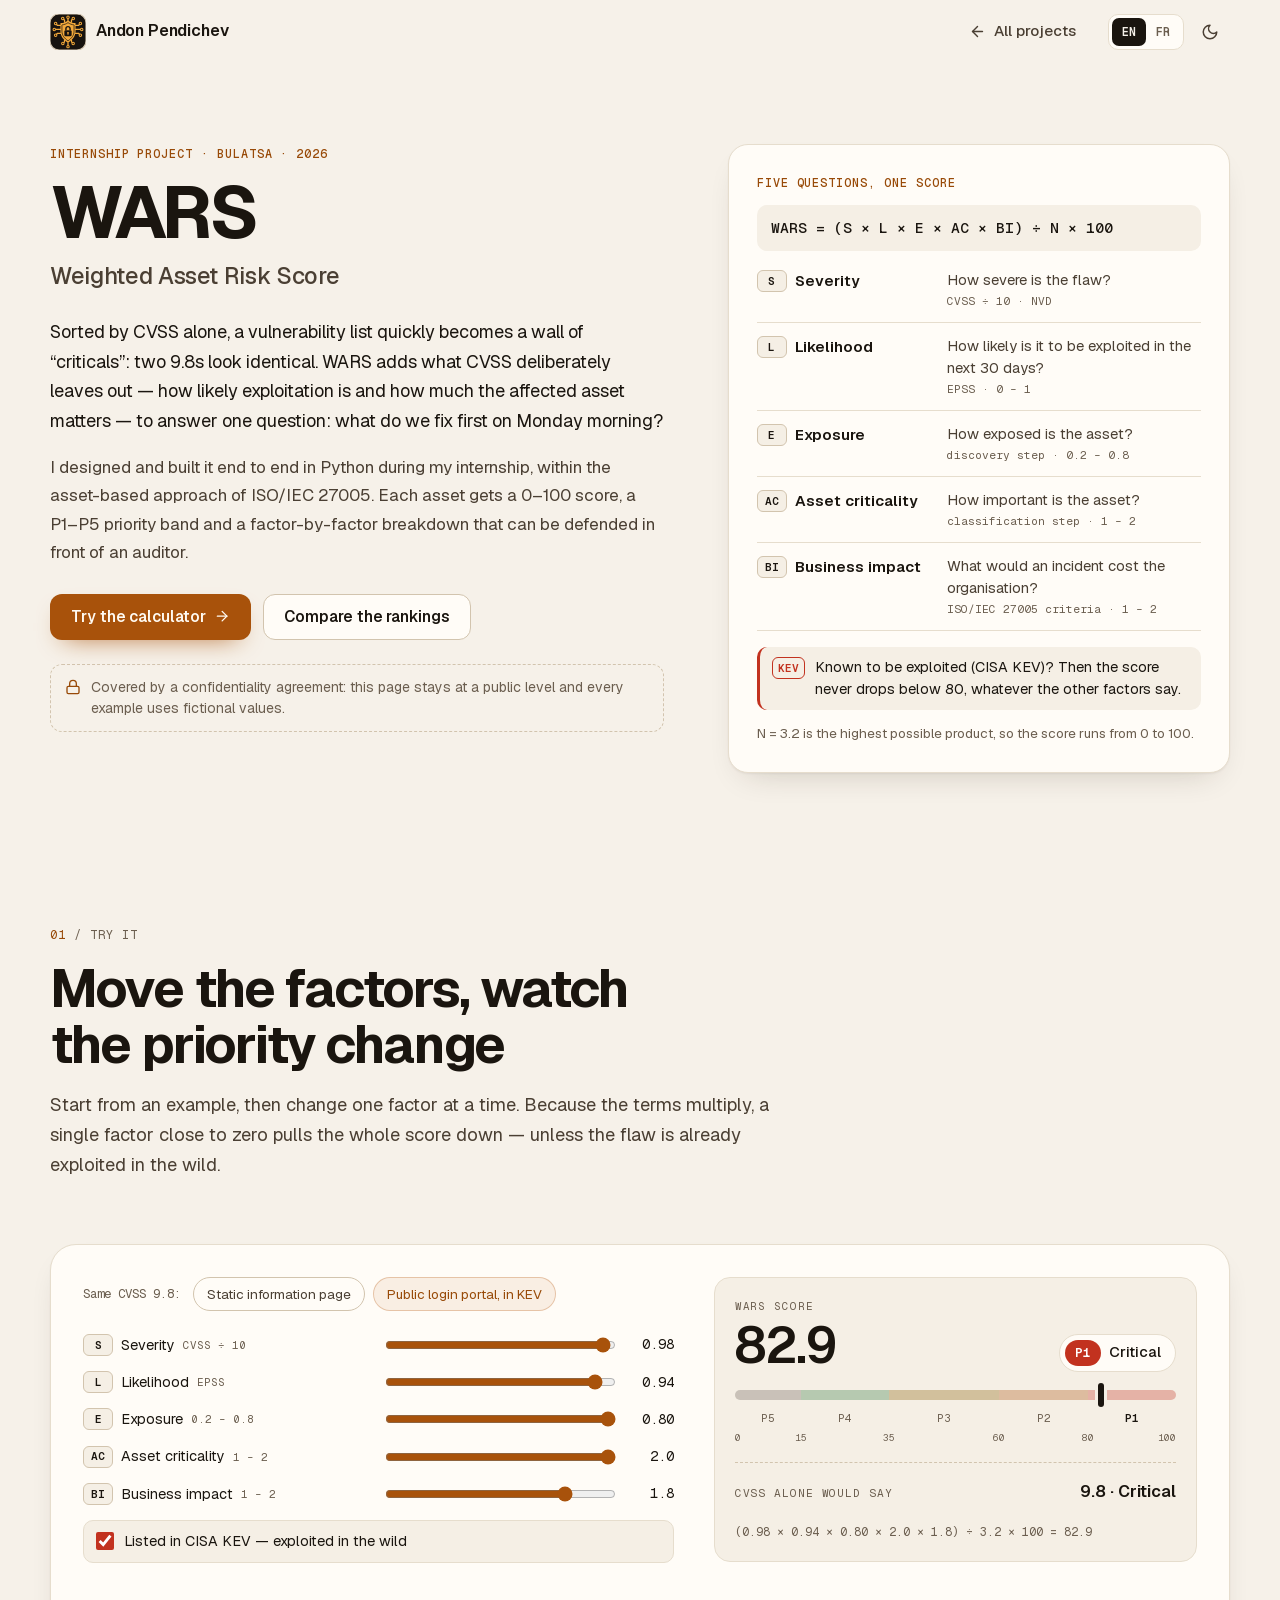
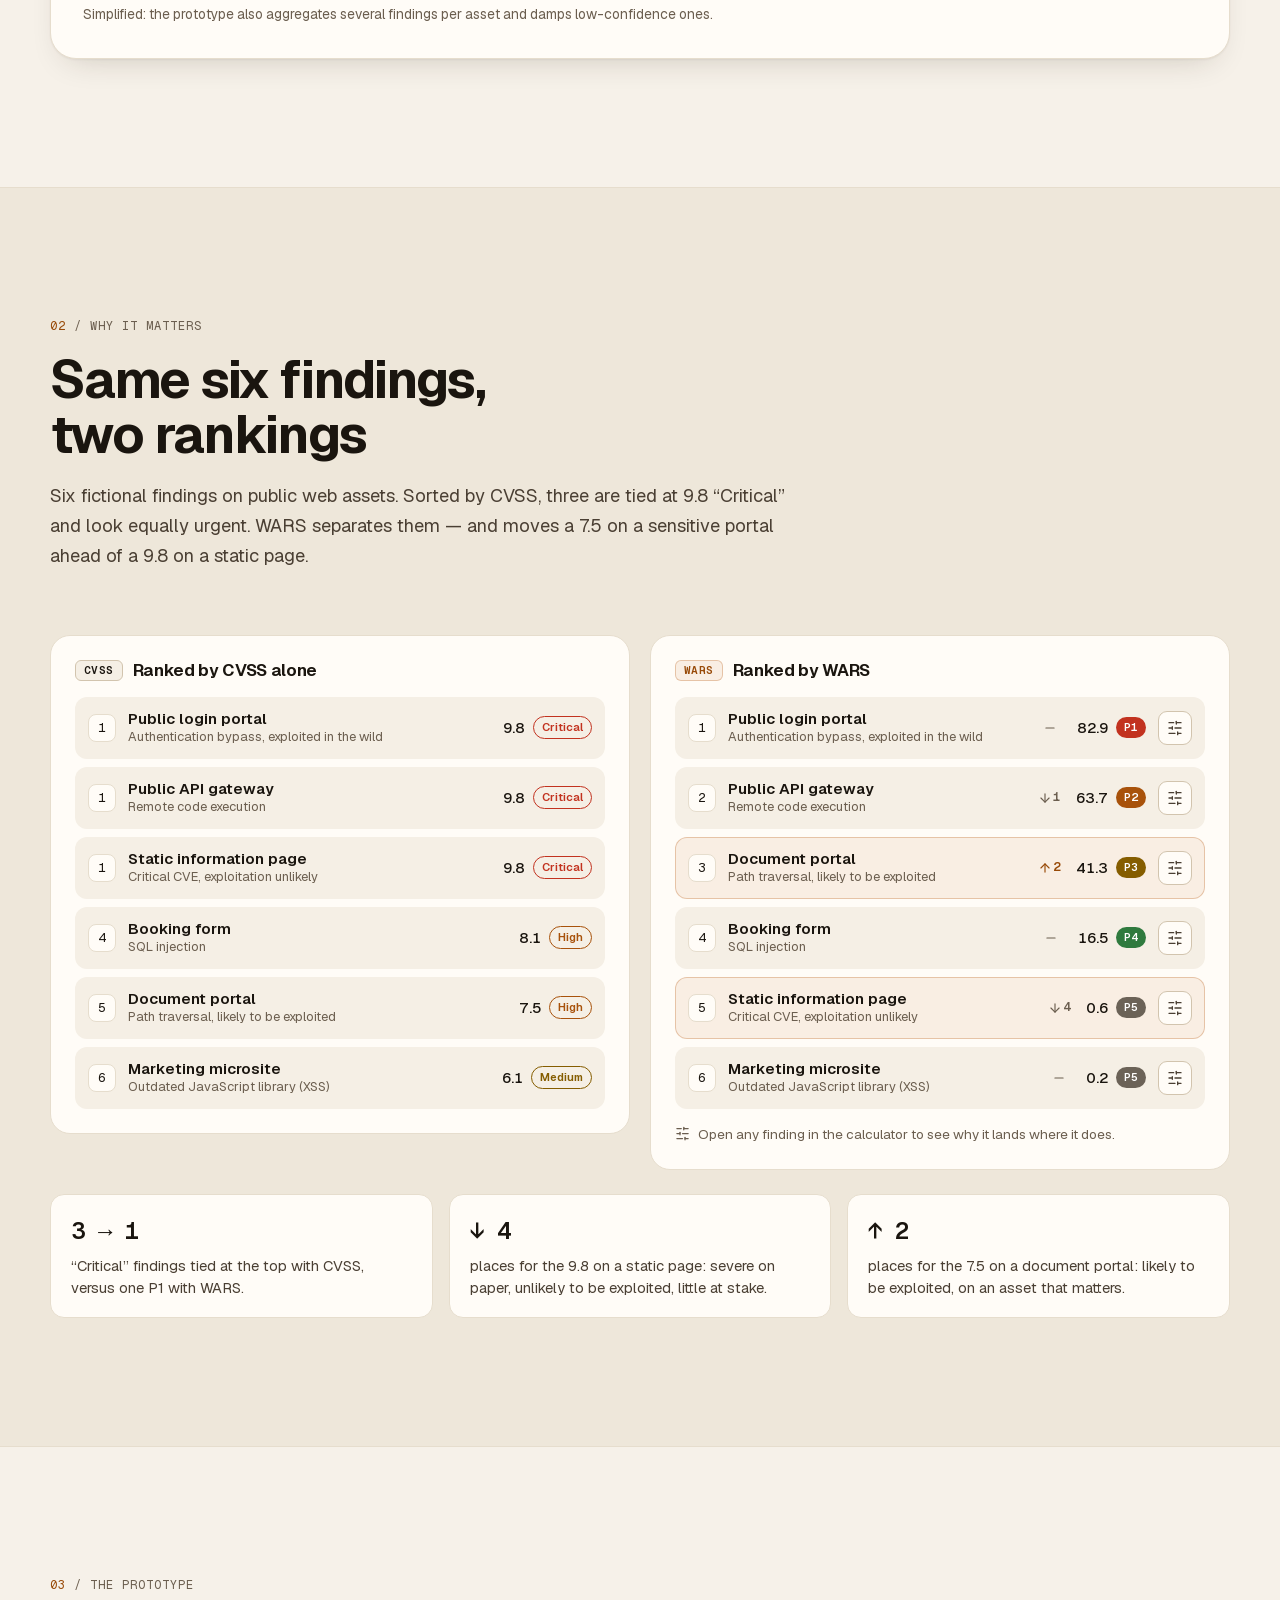
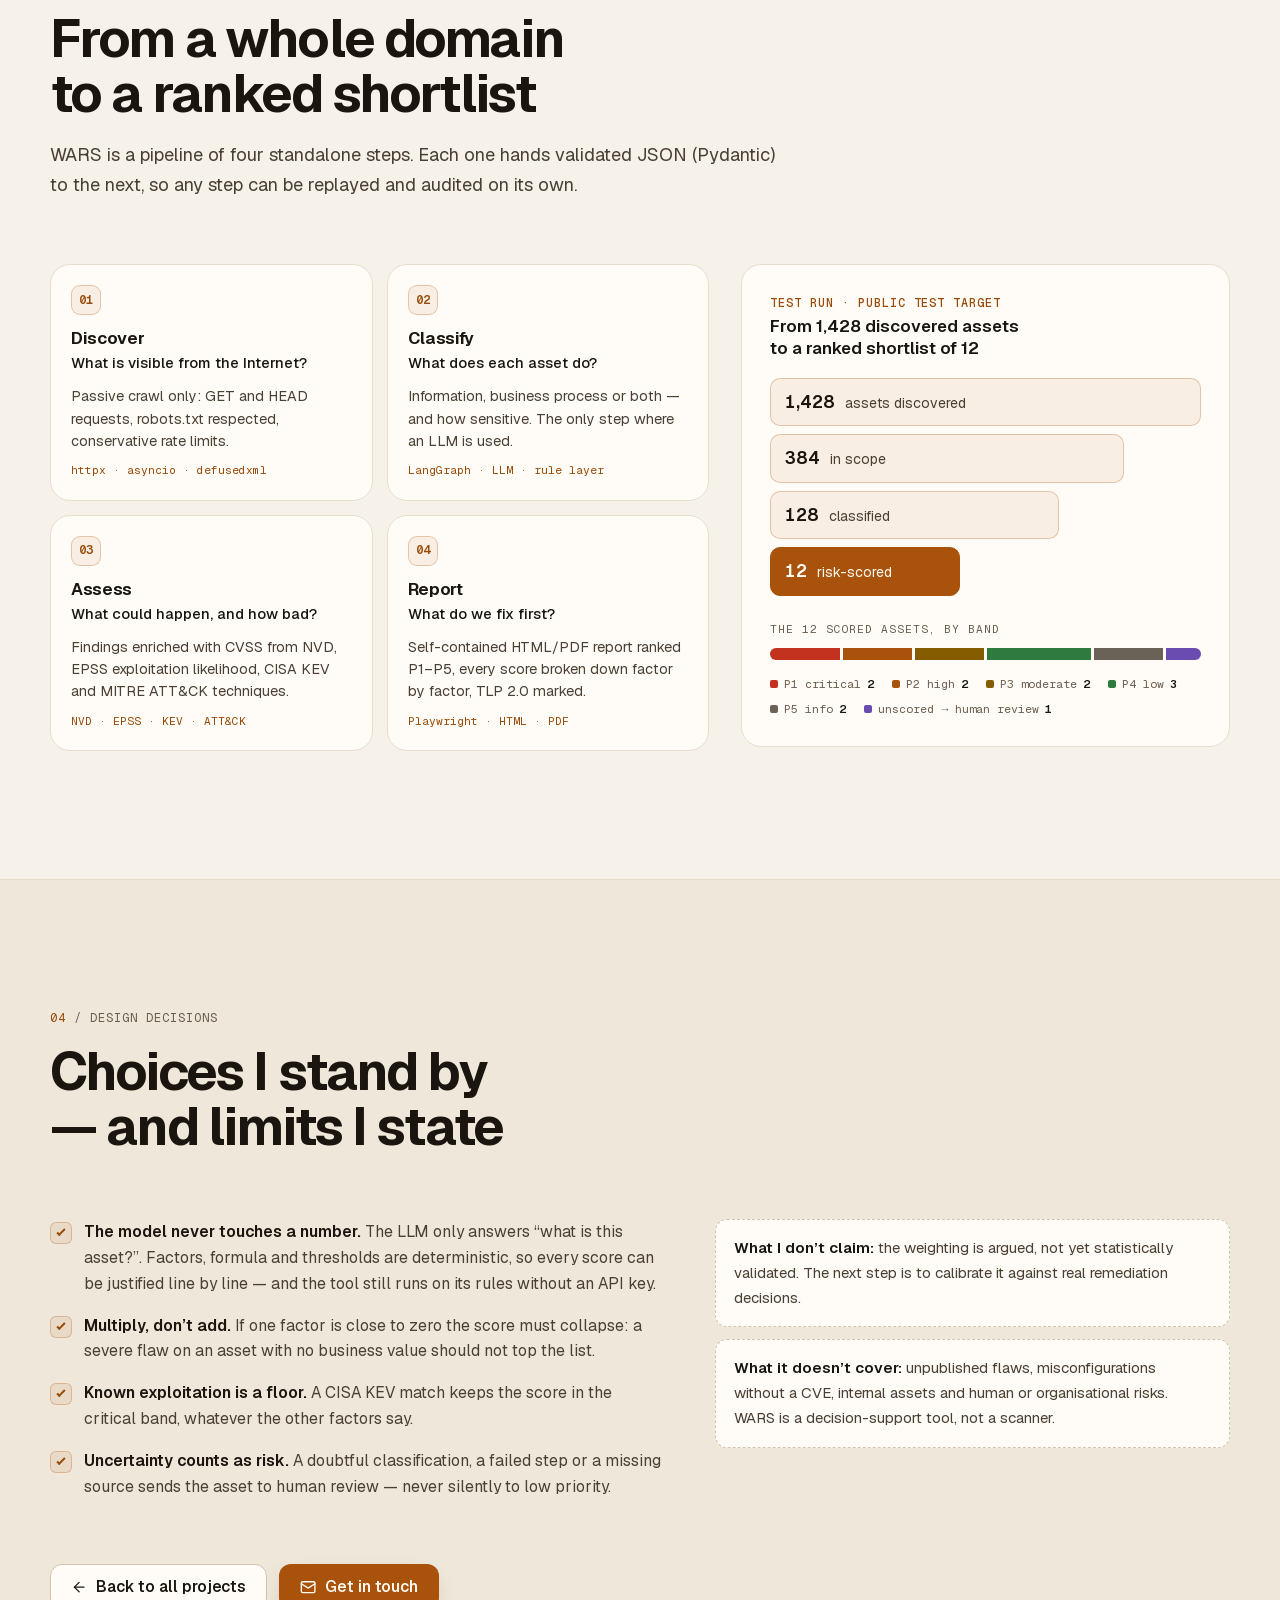
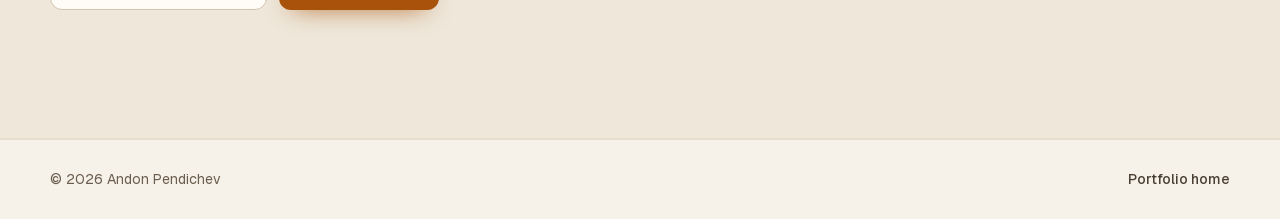
<file: projects/wars/index.html>
<!DOCTYPE html>
<html lang="en">
<head>
  <meta charset="utf-8">
  <meta name="viewport" content="width=device-width, initial-scale=1">
  <meta http-equiv="Content-Security-Policy" content="default-src 'self'; script-src 'self'; style-src 'self'; img-src 'self' data:; font-src 'self'; connect-src 'self'; object-src 'none'; base-uri 'self'; form-action 'none'; upgrade-insecure-requests">
  <meta name="referrer" content="strict-origin-when-cross-origin">

  <title>WARS — Weighted Asset Risk Score · Andon Pendichev</title>
  <meta name="description" content="Interactive demo of WARS, a risk-based prioritisation prototype: CVSS, EPSS, CISA KEV and asset context combined into one 0–100 score and a P1–P5 priority.">
  <meta name="author" content="Andon Pendichev">
  <link rel="canonical" href="https://pendichev.github.io/Portfolio/projects/wars/">

  <meta property="og:type" content="website">
  <meta property="og:title" content="WARS — Weighted Asset Risk Score">
  <meta property="og:description" content="Which vulnerability do we fix first? Try the scoring model behind WARS, a risk-based prioritisation prototype.">
  <meta property="og:url" content="https://pendichev.github.io/Portfolio/projects/wars/">
  <meta property="og:image" content="https://pendichev.github.io/Portfolio/assets/img/og-image.jpg">
  <meta name="twitter:card" content="summary_large_image">

  <meta name="theme-color" content="#f6f1e9" media="(prefers-color-scheme: light)">
  <meta name="theme-color" content="#0e0c0a" media="(prefers-color-scheme: dark)">
  <link rel="icon" href="../../assets/img/favicon.svg" type="image/svg+xml">
  <link rel="icon" href="../../assets/img/favicon.ico" sizes="32x32">
  <link rel="apple-touch-icon" href="../../assets/img/apple-touch-icon.png">

  <link rel="preload" href="../../assets/fonts/geist-latin.woff2" as="font" type="font/woff2" crossorigin>
  <link rel="preload" href="../../assets/fonts/geist-mono-latin.woff2" as="font" type="font/woff2" crossorigin>
  <link rel="stylesheet" href="../../assets/css/main.css">
  <link rel="stylesheet" href="wars.css">

  <script src="../../assets/js/boot.js"></script>
  <script src="i18n.js" defer></script>
  <script src="wars.js" defer></script>
</head>
<body>
  <!-- Icon sprite (Lucide icons, ISC licence) -->
  <svg class="sprite" xmlns="http://www.w3.org/2000/svg" aria-hidden="true" focusable="false">
    <symbol id="i-arrow-left" viewBox="0 0 24 24"><path d="m12 19-7-7 7-7"/><path d="M19 12H5"/></symbol>
    <symbol id="i-arrow-right" viewBox="0 0 24 24"><path d="M5 12h14"/><path d="m12 5 7 7-7 7"/></symbol>
    <symbol id="i-arrow-up" viewBox="0 0 24 24"><path d="m5 12 7-7 7 7"/><path d="M12 19V5"/></symbol>
    <symbol id="i-arrow-down" viewBox="0 0 24 24"><path d="M12 5v14"/><path d="m19 12-7 7-7-7"/></symbol>
    <symbol id="i-minus" viewBox="0 0 24 24"><path d="M5 12h14"/></symbol>
    <symbol id="i-sun" viewBox="0 0 24 24"><circle cx="12" cy="12" r="4"/><path d="M12 2v2"/><path d="M12 20v2"/><path d="m4.93 4.93 1.41 1.41"/><path d="m17.66 17.66 1.41 1.41"/><path d="M2 12h2"/><path d="M20 12h2"/><path d="m6.34 17.66-1.41 1.41"/><path d="m19.07 4.93-1.41 1.41"/></symbol>
    <symbol id="i-moon" viewBox="0 0 24 24"><path d="M12 3a6 6 0 0 0 9 9 9 9 0 1 1-9-9Z"/></symbol>
    <symbol id="i-lock" viewBox="0 0 24 24"><rect width="18" height="11" x="3" y="11" rx="2"/><path d="M7 11V7a5 5 0 0 1 10 0v4"/></symbol>
    <symbol id="i-sliders" viewBox="0 0 24 24"><path d="M21 4h-7"/><path d="M10 4H3"/><path d="M21 12h-9"/><path d="M8 12H3"/><path d="M21 20h-5"/><path d="M12 20H3"/><path d="M14 2v4"/><path d="M8 10v4"/><path d="M16 18v4"/></symbol>
    <symbol id="i-mail" viewBox="0 0 24 24"><rect width="20" height="16" x="2" y="4" rx="2"/><path d="m22 7-8.97 5.7a1.94 1.94 0 0 1-2.06 0L2 7"/></symbol>
  </svg>

  <a class="skip-link" href="#main" data-i18n="a11y.skip">Skip to content</a>

  <header class="site-header" id="site-header">
    <div class="container header__inner">
      <a class="brand" href="../../" aria-label="Andon Pendichev — portfolio home" data-i18n-attr="aria-label:brand.aria">
        <svg class="brand__mark" viewBox="0 0 64 64" aria-hidden="true" focusable="false"><rect class="mk-tile" width="64" height="64" rx="16"/><path class="mk-trace" d="M18.6 20.4H13.4L10 17M18.6 27.4H7.6M19 34.3H13.4L10 37.7M45.4 20.4H50.6L54 17M45.4 27.4H56.4M45 34.3H50.6L54 37.7M32 11.4V5.9M25.9 14.5V11.2L22.6 7.9M38.1 14.5V11.2L41.4 7.9M32 51.6V58M25.8 46.1V49.5L22.8 52.5M38.2 46.1V49.5L41.2 52.5"/><circle class="mk-node" cx="10" cy="17" r="2.2"/><circle class="mk-node" cx="7.6" cy="27.4" r="2.2"/><circle class="mk-node" cx="10" cy="37.7" r="2.2"/><circle class="mk-node" cx="54" cy="17" r="2.2"/><circle class="mk-node" cx="56.4" cy="27.4" r="2.2"/><circle class="mk-node" cx="54" cy="37.7" r="2.2"/><circle class="mk-node" cx="32" cy="5.9" r="2.2"/><circle class="mk-node" cx="22.6" cy="7.9" r="2.2"/><circle class="mk-node" cx="41.4" cy="7.9" r="2.2"/><circle class="mk-node" cx="32" cy="58" r="2.2"/><circle class="mk-node" cx="22.8" cy="52.5" r="2.2"/><circle class="mk-node" cx="41.2" cy="52.5" r="2.2"/><path class="mk-shield" d="M32.0 11.34C27.97 14.36 23.38 15.93 19.23 16.16 18.78 16.16 18.56 16.49 18.56 16.94V30.38C18.56 40.12 24.5 46.4 32.0 51.66 39.5 46.4 45.44 40.12 45.44 30.38V16.94C45.44 16.49 45.22 16.16 44.77 16.16 40.62 15.93 36.03 14.36 32.0 11.34Z"/><path class="mk-inset" d="M32.0 11.34C27.97 14.36 23.38 15.93 19.23 16.16 18.78 16.16 18.56 16.49 18.56 16.94V30.38C18.56 40.12 24.5 46.4 32.0 51.66 39.5 46.4 45.44 40.12 45.44 30.38V16.94C45.44 16.49 45.22 16.16 44.77 16.16 40.62 15.93 36.03 14.36 32.0 11.34Z" transform="translate(32 31.5) scale(.8) translate(-32 -31.5)"/><rect class="mk-lock" x="25.5" y="28.92" width="12.99" height="10.75" rx="2.4"/><path class="mk-shackle" d="M28.3 28.92V26.02a3.70 3.70 0 0 1 7.39 0V28.92"/><circle class="mk-key" cx="32.0" cy="33.4" r="1.6"/><path class="mk-keyline" d="M32.0 33.80v2.9"/></svg>
        <span class="brand__name">Andon Pendichev</span>
      </a>
      <a class="back-link" href="../../#projects"><svg class="icon" aria-hidden="true"><use href="#i-arrow-left"/></svg><span data-i18n="nav.back">All projects</span></a>
      <div class="header__tools">
        <div class="lang-switch" role="group" aria-label="Language" data-i18n-attr="aria-label:tools.language">
          <button type="button" class="lang-switch__btn" data-set-lang="en" aria-pressed="true" lang="en" title="English">EN</button>
          <button type="button" class="lang-switch__btn" data-set-lang="fr" aria-pressed="false" lang="fr" title="Français">FR</button>
        </div>
        <button type="button" class="icon-btn theme-toggle" id="theme-toggle" aria-pressed="true" aria-label="Dark theme" data-i18n-attr="aria-label:tools.theme;title:tools.theme" title="Dark theme">
          <svg class="icon icon--sun" aria-hidden="true"><use href="#i-sun"/></svg>
          <svg class="icon icon--moon" aria-hidden="true"><use href="#i-moon"/></svg>
        </button>
      </div>
    </div>
  </header>

  <main id="main">

    <!-- ============================== INTRO ============================== -->
    <section class="w-hero" aria-labelledby="w-title">
      <div class="container w-hero__grid">
        <div class="w-hero__copy">
          <p class="w-kicker mono" data-i18n="hero.kicker">Internship project · BULATSA · 2026</p>
          <h1 class="w-hero__title" id="w-title">WARS <span class="w-hero__sub" data-i18n="hero.sub">Weighted Asset Risk Score</span></h1>
          <p class="w-hero__lead" data-i18n="hero.lead">Sorted by CVSS alone, a vulnerability list quickly becomes a wall of “criticals”: two 9.8s look identical. WARS adds what CVSS deliberately leaves out — how likely exploitation is and how much the affected asset matters — to answer one question: what do we fix first on Monday morning?</p>
          <p data-i18n="hero.text">I designed and built it end to end in Python during my internship, within the asset-based approach of ISO/IEC 27005. Each asset gets a 0–100 score, a P1–P5 priority band and a factor-by-factor breakdown that can be defended in front of an auditor.</p>
          <div class="w-hero__actions">
            <a class="btn btn--primary" href="#calculator"><span data-i18n="hero.cta1">Try the calculator</span><svg class="icon" aria-hidden="true"><use href="#i-arrow-right"/></svg></a>
            <a class="btn btn--ghost" href="#compare"><span data-i18n="hero.cta2">Compare the rankings</span></a>
          </div>
          <p class="w-note"><svg class="icon" aria-hidden="true"><use href="#i-lock"/></svg><span data-i18n="hero.note">Covered by a confidentiality agreement: this page stays at a public level and every example uses fictional values.</span></p>
        </div>

        <aside class="formula" aria-labelledby="formula-title">
          <p class="w-kicker mono" data-i18n="formula.kicker">Five questions, one score</p>
          <h2 class="formula__title" id="formula-title"><span class="mono">WARS = (S × L × E × AC × BI) ÷ N × 100</span></h2>
          <dl class="factors">
            <div class="factor"><dt><b class="mono">S</b> <span data-i18n="f.s">Severity</span></dt><dd><span data-i18n="f.s.q">How severe is the flaw?</span> <small class="mono" data-i18n="f.s.src">CVSS ÷ 10 · NVD</small></dd></div>
            <div class="factor"><dt><b class="mono">L</b> <span data-i18n="f.l">Likelihood</span></dt><dd><span data-i18n="f.l.q">How likely is it to be exploited in the next 30 days?</span> <small class="mono" data-i18n="f.l.src">EPSS · 0 – 1</small></dd></div>
            <div class="factor"><dt><b class="mono">E</b> <span data-i18n="f.e">Exposure</span></dt><dd><span data-i18n="f.e.q">How exposed is the asset?</span> <small class="mono" data-i18n="f.e.src">discovery step · 0.2 – 0.8</small></dd></div>
            <div class="factor"><dt><b class="mono">AC</b> <span data-i18n="f.ac">Asset criticality</span></dt><dd><span data-i18n="f.ac.q">How important is the asset?</span> <small class="mono" data-i18n="f.ac.src">classification step · 1 – 2</small></dd></div>
            <div class="factor"><dt><b class="mono">BI</b> <span data-i18n="f.bi">Business impact</span></dt><dd><span data-i18n="f.bi.q">What would an incident cost the organisation?</span> <small class="mono" data-i18n="f.bi.src">ISO/IEC 27005 criteria · 1 – 2</small></dd></div>
          </dl>
          <p class="formula__kev"><b class="mono">KEV</b> <span data-i18n="formula.kev">Known to be exploited (CISA KEV)? Then the score never drops below 80, whatever the other factors say.</span></p>
          <p class="formula__n" data-i18n="formula.n">N = 3.2 is the highest possible product, so the score runs from 0 to 100.</p>
        </aside>
      </div>
    </section>

    <!-- ============================== CALCULATOR ============================== -->
    <section class="section" id="calculator" aria-labelledby="calc-title">
      <div class="container">
        <header class="section-head">
          <p class="section-head__index mono"><span>01</span> / <span data-i18n="calc.index">Try it</span></p>
          <h2 class="section-head__title" id="calc-title" data-i18n="calc.title">Move the factors, watch the priority change</h2>
          <p class="section-head__lead" data-i18n="calc.lead">Start from an example, then change one factor at a time. Because the terms multiply, a single factor close to zero pulls the whole score down — unless the flaw is already exploited in the wild.</p>
        </header>

        <form class="calc" id="wars-calc" aria-labelledby="calc-title">
          <div class="calc__inputs">
            <div class="calc__presets" role="group" aria-label="Examples" data-i18n-attr="aria-label:calc.presets">
              <span class="calc__presets-label mono" data-i18n="calc.same">Same CVSS 9.8:</span>
              <button type="button" class="preset" data-preset="static" aria-pressed="false" data-i18n="calc.preset1">Static information page</button>
              <button type="button" class="preset" data-preset="portal" aria-pressed="true" data-i18n="calc.preset2">Public login portal, in KEV</button>
            </div>

            <div class="calc__rows">
              <div class="calc__row">
                <label for="f-s"><b class="mono">S</b> <span data-i18n="f.s">Severity</span> <small class="mono" data-i18n="calc.s.hint">CVSS ÷ 10</small></label>
                <input type="range" id="f-s" name="s" min="0" max="1" step="0.01" value="0.98">
                <output class="mono" for="f-s" id="o-s">0.98</output>
              </div>
              <div class="calc__row">
                <label for="f-l"><b class="mono">L</b> <span data-i18n="f.l">Likelihood</span> <small class="mono">EPSS</small></label>
                <input type="range" id="f-l" name="l" min="0" max="1" step="0.01" value="0.94">
                <output class="mono" for="f-l" id="o-l">0.94</output>
              </div>
              <div class="calc__row">
                <label for="f-e"><b class="mono">E</b> <span data-i18n="f.e">Exposure</span> <small class="mono" data-i18n="calc.e.hint">0.2 – 0.8</small></label>
                <input type="range" id="f-e" name="e" min="0.2" max="0.8" step="0.05" value="0.8">
                <output class="mono" for="f-e" id="o-e">0.80</output>
              </div>
              <div class="calc__row">
                <label for="f-ac"><b class="mono">AC</b> <span data-i18n="f.ac">Asset criticality</span> <small class="mono">1 – 2</small></label>
                <input type="range" id="f-ac" name="ac" min="1" max="2" step="0.1" value="2">
                <output class="mono" for="f-ac" id="o-ac">2.0</output>
              </div>
              <div class="calc__row">
                <label for="f-bi"><b class="mono">BI</b> <span data-i18n="f.bi">Business impact</span> <small class="mono">1 – 2</small></label>
                <input type="range" id="f-bi" name="bi" min="1" max="2" step="0.1" value="1.8">
                <output class="mono" for="f-bi" id="o-bi">1.8</output>
              </div>
              <label class="calc__kev" for="f-kev">
                <input type="checkbox" id="f-kev" name="kev" checked>
                <span data-i18n="calc.kev">Listed in CISA KEV — exploited in the wild</span>
              </label>
            </div>
          </div>

          <div class="calc__result" data-band="p1" id="calc-result">
            <div class="calc__top">
              <div class="calc__score">
                <span class="mono" data-i18n="calc.score">WARS score</span>
                <output class="calc__value" id="wars-score" for="f-s f-l f-e f-ac f-bi f-kev">82.9</output>
              </div>
              <div class="calc__band"><strong class="mono" id="wars-band">P1</strong><span id="wars-band-name">Critical</span></div>
            </div>

            <div class="scale" aria-hidden="true">
              <div class="scale__track">
                <span class="scale__zone scale__zone--p5"></span><span class="scale__zone scale__zone--p4"></span><span class="scale__zone scale__zone--p3"></span><span class="scale__zone scale__zone--p2"></span><span class="scale__zone scale__zone--p1"></span>
                <span class="scale__marker" id="wars-marker"></span>
              </div>
              <div class="scale__labels mono">
                <span class="scale__label scale__label--p5">P5</span><span class="scale__label scale__label--p4">P4</span><span class="scale__label scale__label--p3">P3</span><span class="scale__label scale__label--p2">P2</span><span class="scale__label scale__label--p1">P1</span>
              </div>
              <div class="scale__ticks mono"><span>0</span><span>15</span><span>35</span><span>60</span><span>80</span><span>100</span></div>
            </div>

            <p class="calc__floor" id="kev-floor" hidden><b class="mono">KEV</b> <span data-i18n="calc.floor">Known exploitation sets a floor: without it, this finding would score <span class="mono" id="wars-raw">0.6</span>.</span></p>

            <div class="calc__cvss">
              <p class="calc__cvss-label mono" data-i18n="calc.cvss">CVSS alone would say</p>
              <p class="calc__cvss-value"><span class="num" id="cvss-value">9.8</span> · <span id="cvss-sev">Critical</span></p>
            </div>

            <p class="calc__formula mono" id="wars-product">(0.98 × 0.94 × 0.80 × 2.0 × 1.8) ÷ 3.2 × 100</p>
          </div>
          <p class="calc__note" data-i18n="calc.note">Simplified: the prototype also aggregates several findings per asset and damps low-confidence ones.</p>
          <p class="visually-hidden" role="status" id="calc-status"></p>
        </form>
      </div>
    </section>

    <!-- ============================== COMPARISON ============================== -->
    <section class="section section--alt" id="compare" aria-labelledby="compare-title">
      <div class="container">
        <header class="section-head">
          <p class="section-head__index mono"><span>02</span> / <span data-i18n="compare.index">Why it matters</span></p>
          <h2 class="section-head__title" id="compare-title" data-i18n="compare.title">Same six findings, two rankings</h2>
          <p class="section-head__lead" data-i18n="compare.lead">Six fictional findings on public web assets. Sorted by CVSS, three are tied at 9.8 “Critical” and look equally urgent. WARS separates them — and moves a 7.5 on a sensitive portal ahead of a 9.8 on a static page.</p>
        </header>

        <div class="compare">
          <div class="rank">
            <h3 class="rank__title"><span class="mono">CVSS</span> <span data-i18n="compare.cvss">Ranked by CVSS alone</span></h3>
            <ol class="rank__list">
              <li class="rank__item"><span class="rank__pos mono">1</span><span class="rank__name"><b data-i18n="x1.asset">Public login portal</b><small data-i18n="x1.flaw">Authentication bypass, exploited in the wild</small></span><span class="rank__val"><span class="num" data-num="9.8">9.8</span> <span class="sev sev--critical" data-i18n="sev.critical">Critical</span></span></li>
              <li class="rank__item"><span class="rank__pos mono">1</span><span class="rank__name"><b data-i18n="x2.asset">Public API gateway</b><small data-i18n="x2.flaw">Remote code execution</small></span><span class="rank__val"><span class="num" data-num="9.8">9.8</span> <span class="sev sev--critical" data-i18n="sev.critical">Critical</span></span></li>
              <li class="rank__item"><span class="rank__pos mono">1</span><span class="rank__name"><b data-i18n="x3.asset">Static information page</b><small data-i18n="x3.flaw">Critical CVE, exploitation unlikely</small></span><span class="rank__val"><span class="num" data-num="9.8">9.8</span> <span class="sev sev--critical" data-i18n="sev.critical">Critical</span></span></li>
              <li class="rank__item"><span class="rank__pos mono">4</span><span class="rank__name"><b data-i18n="x5.asset">Booking form</b><small data-i18n="x5.flaw">SQL injection</small></span><span class="rank__val"><span class="num" data-num="8.1">8.1</span> <span class="sev sev--high" data-i18n="sev.high">High</span></span></li>
              <li class="rank__item"><span class="rank__pos mono">5</span><span class="rank__name"><b data-i18n="x4.asset">Document portal</b><small data-i18n="x4.flaw">Path traversal, likely to be exploited</small></span><span class="rank__val"><span class="num" data-num="7.5">7.5</span> <span class="sev sev--high" data-i18n="sev.high">High</span></span></li>
              <li class="rank__item"><span class="rank__pos mono">6</span><span class="rank__name"><b data-i18n="x6.asset">Marketing microsite</b><small data-i18n="x6.flaw">Outdated JavaScript library (XSS)</small></span><span class="rank__val"><span class="num" data-num="6.1">6.1</span> <span class="sev sev--medium" data-i18n="sev.medium">Medium</span></span></li>
            </ol>
          </div>

          <div class="rank rank--wars">
            <h3 class="rank__title"><span class="mono">WARS</span> <span data-i18n="compare.wars">Ranked by WARS</span></h3>
            <ol class="rank__list">
              <li class="rank__item">
                <span class="rank__pos mono">1</span>
                <span class="rank__name"><b data-i18n="x1.asset">Public login portal</b><small data-i18n="x1.flaw">Authentication bypass, exploited in the wild</small></span>
                <span class="move move--same" role="img" aria-label="Same rank as with CVSS" data-i18n-attr="aria-label:move.same"><svg class="icon" aria-hidden="true"><use href="#i-minus"/></svg></span>
                <span class="rank__val"><span class="num" data-num="82.9">82.9</span> <span class="band band--p1">P1</span></span>
                <button type="button" class="try" data-example="x1" data-s="0.98" data-l="0.94" data-e="0.8" data-ac="2" data-bi="1.8" data-kev="true" aria-label="Load “Public login portal” into the calculator" data-i18n-attr="aria-label:x1.try"><svg class="icon" aria-hidden="true"><use href="#i-sliders"/></svg></button>
              </li>
              <li class="rank__item">
                <span class="rank__pos mono">2</span>
                <span class="rank__name"><b data-i18n="x2.asset">Public API gateway</b><small data-i18n="x2.flaw">Remote code execution</small></span>
                <span class="move move--down" role="img" aria-label="Down 1 place" data-i18n-attr="aria-label:move.down1"><svg class="icon" aria-hidden="true"><use href="#i-arrow-down"/></svg>1</span>
                <span class="rank__val"><span class="num" data-num="63.7">63.7</span> <span class="band band--p2">P2</span></span>
                <button type="button" class="try" data-example="x2" data-s="0.98" data-l="0.85" data-e="0.8" data-ac="1.8" data-bi="1.7" data-kev="false" aria-label="Load “Public API gateway” into the calculator" data-i18n-attr="aria-label:x2.try"><svg class="icon" aria-hidden="true"><use href="#i-sliders"/></svg></button>
              </li>
              <li class="rank__item rank__item--up">
                <span class="rank__pos mono">3</span>
                <span class="rank__name"><b data-i18n="x4.asset">Document portal</b><small data-i18n="x4.flaw">Path traversal, likely to be exploited</small></span>
                <span class="move move--up" role="img" aria-label="Up 2 places" data-i18n-attr="aria-label:move.up2"><svg class="icon" aria-hidden="true"><use href="#i-arrow-up"/></svg>2</span>
                <span class="rank__val"><span class="num" data-num="41.3">41.3</span> <span class="band band--p3">P3</span></span>
                <button type="button" class="try" data-example="x4" data-s="0.75" data-l="0.72" data-e="0.8" data-ac="1.8" data-bi="1.7" data-kev="false" aria-label="Load “Document portal” into the calculator" data-i18n-attr="aria-label:x4.try"><svg class="icon" aria-hidden="true"><use href="#i-sliders"/></svg></button>
              </li>
              <li class="rank__item">
                <span class="rank__pos mono">4</span>
                <span class="rank__name"><b data-i18n="x5.asset">Booking form</b><small data-i18n="x5.flaw">SQL injection</small></span>
                <span class="move move--same" role="img" aria-label="Same rank as with CVSS" data-i18n-attr="aria-label:move.same"><svg class="icon" aria-hidden="true"><use href="#i-minus"/></svg></span>
                <span class="rank__val"><span class="num" data-num="16.5">16.5</span> <span class="band band--p4">P4</span></span>
                <button type="button" class="try" data-example="x5" data-s="0.81" data-l="0.4" data-e="0.6" data-ac="1.7" data-bi="1.6" data-kev="false" aria-label="Load “Booking form” into the calculator" data-i18n-attr="aria-label:x5.try"><svg class="icon" aria-hidden="true"><use href="#i-sliders"/></svg></button>
              </li>
              <li class="rank__item rank__item--down">
                <span class="rank__pos mono">5</span>
                <span class="rank__name"><b data-i18n="x3.asset">Static information page</b><small data-i18n="x3.flaw">Critical CVE, exploitation unlikely</small></span>
                <span class="move move--down" role="img" aria-label="Down 4 places" data-i18n-attr="aria-label:move.down4"><svg class="icon" aria-hidden="true"><use href="#i-arrow-down"/></svg>4</span>
                <span class="rank__val"><span class="num" data-num="0.6">0.6</span> <span class="band band--p5">P5</span></span>
                <button type="button" class="try" data-example="x3" data-s="0.98" data-l="0.05" data-e="0.4" data-ac="1" data-bi="1" data-kev="false" aria-label="Load “Static information page” into the calculator" data-i18n-attr="aria-label:x3.try"><svg class="icon" aria-hidden="true"><use href="#i-sliders"/></svg></button>
              </li>
              <li class="rank__item">
                <span class="rank__pos mono">6</span>
                <span class="rank__name"><b data-i18n="x6.asset">Marketing microsite</b><small data-i18n="x6.flaw">Outdated JavaScript library (XSS)</small></span>
                <span class="move move--same" role="img" aria-label="Same rank as with CVSS" data-i18n-attr="aria-label:move.same"><svg class="icon" aria-hidden="true"><use href="#i-minus"/></svg></span>
                <span class="rank__val"><span class="num" data-num="0.2">0.2</span> <span class="band band--p5">P5</span></span>
                <button type="button" class="try" data-example="x6" data-s="0.61" data-l="0.02" data-e="0.4" data-ac="1" data-bi="1.1" data-kev="false" aria-label="Load “Marketing microsite” into the calculator" data-i18n-attr="aria-label:x6.try"><svg class="icon" aria-hidden="true"><use href="#i-sliders"/></svg></button>
              </li>
            </ol>
            <p class="rank__hint"><svg class="icon" aria-hidden="true"><use href="#i-sliders"/></svg><span data-i18n="compare.hint">Open any finding in the calculator to see why it lands where it does.</span></p>
          </div>
        </div>

        <ul class="takeaways">
          <li><strong class="mono">3 → 1</strong><span data-i18n="take.1">“Critical” findings tied at the top with CVSS, versus one P1 with WARS.</span></li>
          <li><strong class="mono">↓ 4</strong><span data-i18n="take.2">places for the 9.8 on a static page: severe on paper, unlikely to be exploited, little at stake.</span></li>
          <li><strong class="mono">↑ 2</strong><span data-i18n="take.3">places for the 7.5 on a document portal: likely to be exploited, on an asset that matters.</span></li>
        </ul>
      </div>
    </section>

    <!-- ============================== PROTOTYPE ============================== -->
    <section class="section" id="prototype" aria-labelledby="proto-title">
      <div class="container">
        <header class="section-head">
          <p class="section-head__index mono"><span>03</span> / <span data-i18n="proto.index">The prototype</span></p>
          <h2 class="section-head__title" id="proto-title" data-i18n="proto.title">From a whole domain to a ranked shortlist</h2>
          <p class="section-head__lead" data-i18n="proto.lead">WARS is a pipeline of four standalone steps. Each one hands validated JSON (Pydantic) to the next, so any step can be replayed and audited on its own.</p>
        </header>

        <div class="proto">
          <ol class="pipeline">
            <li class="pipeline__step">
              <span class="pipeline__num mono">01</span>
              <h3 class="pipeline__name" data-i18n="pipe1.name">Discover</h3>
              <p class="pipeline__q" data-i18n="pipe1.q">What is visible from the Internet?</p>
              <p data-i18n="pipe1.text">Passive crawl only: GET and HEAD requests, robots.txt respected, conservative rate limits.</p>
              <p class="pipeline__tech mono">httpx · asyncio · defusedxml</p>
            </li>
            <li class="pipeline__step">
              <span class="pipeline__num mono">02</span>
              <h3 class="pipeline__name" data-i18n="pipe2.name">Classify</h3>
              <p class="pipeline__q" data-i18n="pipe2.q">What does each asset do?</p>
              <p data-i18n="pipe2.text">Information, business process or both — and how sensitive. The only step where an LLM is used.</p>
              <p class="pipeline__tech mono" data-i18n="pipe2.tech">LangGraph · LLM · rule layer</p>
            </li>
            <li class="pipeline__step">
              <span class="pipeline__num mono">03</span>
              <h3 class="pipeline__name" data-i18n="pipe3.name">Assess</h3>
              <p class="pipeline__q" data-i18n="pipe3.q">What could happen, and how bad?</p>
              <p data-i18n="pipe3.text">Findings enriched with CVSS from NVD, EPSS exploitation likelihood, CISA KEV and MITRE ATT&amp;CK techniques.</p>
              <p class="pipeline__tech mono">NVD · EPSS · KEV · ATT&amp;CK</p>
            </li>
            <li class="pipeline__step">
              <span class="pipeline__num mono">04</span>
              <h3 class="pipeline__name" data-i18n="pipe4.name">Report</h3>
              <p class="pipeline__q" data-i18n="pipe4.q">What do we fix first?</p>
              <p data-i18n="pipe4.text">Self-contained HTML/PDF report ranked P1–P5, every score broken down factor by factor, TLP 2.0 marked.</p>
              <p class="pipeline__tech mono">Playwright · HTML · PDF</p>
            </li>
          </ol>

          <figure class="funnel-card" aria-labelledby="funnel-caption">
            <figcaption id="funnel-caption">
              <span class="w-kicker mono" data-i18n="funnel.kicker">Test run · public test target</span>
              <span class="funnel-card__title" data-i18n="funnel.title">From 1,428 discovered assets to a ranked shortlist of 12</span>
            </figcaption>
            <ol class="funnel">
              <li class="funnel__step funnel__step--1"><strong class="num" data-num="1428" data-digits="0">1,428</strong><span data-i18n="funnel.s1">assets discovered</span></li>
              <li class="funnel__step funnel__step--2"><strong class="num">384</strong><span data-i18n="funnel.s2">in scope</span></li>
              <li class="funnel__step funnel__step--3"><strong class="num">128</strong><span data-i18n="funnel.s3">classified</span></li>
              <li class="funnel__step funnel__step--4"><strong class="num">12</strong><span data-i18n="funnel.s4">risk-scored</span></li>
            </ol>
            <div class="bands">
              <p class="bands__title mono" data-i18n="bands.title">The 12 scored assets, by band</p>
              <div class="bands__bar" aria-hidden="true">
                <span class="band-seg band-seg--p1 g2"></span><span class="band-seg band-seg--p2 g2"></span><span class="band-seg band-seg--p3 g2"></span><span class="band-seg band-seg--p4 g3"></span><span class="band-seg band-seg--p5 g2"></span><span class="band-seg band-seg--pu g1"></span>
              </div>
              <ul class="bands__legend mono">
                <li><i class="band-dot band-dot--p1"></i><span data-i18n="bands.p1">P1 critical</span> <b>2</b></li>
                <li><i class="band-dot band-dot--p2"></i><span data-i18n="bands.p2">P2 high</span> <b>2</b></li>
                <li><i class="band-dot band-dot--p3"></i><span data-i18n="bands.p3">P3 moderate</span> <b>2</b></li>
                <li><i class="band-dot band-dot--p4"></i><span data-i18n="bands.p4">P4 low</span> <b>3</b></li>
                <li><i class="band-dot band-dot--p5"></i><span data-i18n="bands.p5">P5 info</span> <b>2</b></li>
                <li><i class="band-dot band-dot--pu"></i><span data-i18n="bands.pu">unscored → human review</span> <b>1</b></li>
              </ul>
            </div>
          </figure>
        </div>
      </div>
    </section>

    <!-- ============================== PRINCIPLES ============================== -->
    <section class="section section--alt" id="principles" aria-labelledby="principles-title">
      <div class="container">
        <header class="section-head">
          <p class="section-head__index mono"><span>04</span> / <span data-i18n="pr.index">Design decisions</span></p>
          <h2 class="section-head__title" id="principles-title" data-i18n="pr.title">Choices I stand by — and limits I state</h2>
        </header>

        <div class="principles">
          <ul class="principles__list">
            <li data-i18n="principles.1"><strong>The model never touches a number.</strong> The LLM only answers “what is this asset?”. Factors, formula and thresholds are deterministic, so every score can be justified line by line — and the tool still runs on its rules without an API key.</li>
            <li data-i18n="principles.2"><strong>Multiply, don’t add.</strong> If one factor is close to zero the score must collapse: a severe flaw on an asset with no business value should not top the list.</li>
            <li data-i18n="principles.3"><strong>Known exploitation is a floor.</strong> A CISA KEV match keeps the score in the critical band, whatever the other factors say.</li>
            <li data-i18n="principles.4"><strong>Uncertainty counts as risk.</strong> A doubtful classification, a failed step or a missing source sends the asset to human review — never silently to low priority.</li>
          </ul>
          <div class="limits">
            <p class="limits__item" data-i18n="principles.limit"><strong>What I don’t claim:</strong> the weighting is argued, not yet statistically validated. The next step is to calibrate it against real remediation decisions.</p>
            <p class="limits__item" data-i18n="principles.scope"><strong>What it doesn’t cover:</strong> unpublished flaws, misconfigurations without a CVE, internal assets and human or organisational risks. WARS is a decision-support tool, not a scanner.</p>
          </div>
        </div>

        <div class="w-end">
          <a class="btn btn--ghost" href="../../#projects"><svg class="icon" aria-hidden="true"><use href="#i-arrow-left"/></svg><span data-i18n="end.back">Back to all projects</span></a>
          <a class="btn btn--primary" href="../../#contact"><svg class="icon" aria-hidden="true"><use href="#i-mail"/></svg><span data-i18n="end.contact">Get in touch</span></a>
        </div>
      </div>
    </section>
  </main>

  <footer class="site-footer">
    <div class="container footer__inner">
      <p>© <span id="year">2026</span> Andon Pendichev</p>
      <a class="footer__top" href="../../"><span data-i18n="footer.home">Portfolio home</span></a>
    </div>
  </footer>
</body>
</html>
</file>
<file: assets/css/main.css>
/* ==========================================================================
   Andon Pendichev — portfolio
   Plain CSS, no build step. Sections follow the order of index.html.
   ========================================================================== */

/* ---------- Fonts (self-hosted, SIL OFL 1.1 — see assets/fonts/OFL.txt) --- */

@font-face {
  font-family: "Geist";
  font-style: normal;
  font-weight: 300 800;
  font-display: swap;
  src: url("../fonts/geist-latin-ext.woff2") format("woff2");
  unicode-range: U+0100-02BA, U+02BD-02C5, U+02C7-02CC, U+02CE-02D7, U+02DD-02FF, U+0304, U+0308, U+0329, U+1D00-1DBF, U+1E00-1E9F, U+1EF2-1EFF, U+2020, U+20A0-20AB, U+20AD-20C0, U+2113, U+2C60-2C7F, U+A720-A7FF;
}
@font-face {
  font-family: "Geist";
  font-style: normal;
  font-weight: 300 800;
  font-display: swap;
  src: url("../fonts/geist-latin.woff2") format("woff2");
  unicode-range: U+0000-00FF, U+0131, U+0152-0153, U+02BB-02BC, U+02C6, U+02DA, U+02DC, U+0304, U+0308, U+0329, U+2000-206F, U+20AC, U+2122, U+2191, U+2193, U+2212, U+2215, U+FEFF, U+FFFD;
}
@font-face {
  font-family: "Geist Mono";
  font-style: normal;
  font-weight: 400 600;
  font-display: swap;
  src: url("../fonts/geist-mono-latin-ext.woff2") format("woff2");
  unicode-range: U+0100-02BA, U+02BD-02C5, U+02C7-02CC, U+02CE-02D7, U+02DD-02FF, U+0304, U+0308, U+0329, U+1D00-1DBF, U+1E00-1E9F, U+1EF2-1EFF, U+2020, U+20A0-20AB, U+20AD-20C0, U+2113, U+2C60-2C7F, U+A720-A7FF;
}
@font-face {
  font-family: "Geist Mono";
  font-style: normal;
  font-weight: 400 600;
  font-display: swap;
  src: url("../fonts/geist-mono-latin.woff2") format("woff2");
  unicode-range: U+0000-00FF, U+0131, U+0152-0153, U+02BB-02BC, U+02C6, U+02DA, U+02DC, U+0304, U+0308, U+0329, U+2000-206F, U+20AC, U+2122, U+2191, U+2193, U+2212, U+2215, U+FEFF, U+FFFD;
}

/* ---------- Design tokens ------------------------------------------------ */

:root {
  --font-sans: "Geist", ui-sans-serif, system-ui, -apple-system, "Segoe UI", Roboto, "Helvetica Neue", Arial, sans-serif;
  --font-mono: "Geist Mono", ui-monospace, "SF Mono", SFMono-Regular, Menlo, Consolas, "Liberation Mono", monospace;

  --container: 1180px;
  --gutter: clamp(16px, 4vw, 32px);
  --section-y: clamp(80px, 10vw, 128px);
  --header-h: 64px;
  --radius-sm: 10px;
  --radius: 14px;
  --radius-lg: 20px;
  --radius-xl: 26px;
  --ease: cubic-bezier(.2, .7, .2, 1);

  /* Palette "Runway": amber airfield lighting on warm black / warm paper. */

  /* Logo mark: same in both themes */
  --mark-bg: #17130f;
  --mark-fg: #f2a93b;

  /* Light theme (default) */
  color-scheme: light;
  --bg: #f6f1e9;
  --bg-alt: #eee7da;
  --surface: #fffcf7;
  --surface-2: #f5efe5;
  --surface-3: #e8dfd0;
  --line: #e6ddcd;
  --line-strong: #d2c4ae;
  --text: #1a150f;
  --text-2: #4a3f33;
  --text-3: #6b5e4f;
  --accent: #a8520b;
  --accent-hover: #8c440a;
  --accent-ink: #fffaf2;
  --accent-text: #984a08;
  --accent-soft: rgba(180, 83, 9, .08);
  --accent-line: rgba(180, 83, 9, .28);
  --glow: rgba(217, 119, 6, .15);
  --grid: rgba(26, 21, 15, .05);
  --header-bg: rgba(246, 241, 233, .9);
  --shadow-sm: 0 1px 2px rgba(41, 28, 12, .06);
  --shadow: 0 1px 2px rgba(41, 28, 12, .05), 0 14px 34px -18px rgba(41, 28, 12, .24);
  --shadow-lg: 0 34px 70px -30px rgba(41, 28, 12, .45);

  --p1: #c2321f;
  --p2: #a8520b;
  --p3: #855d00;
  --p4: #2f7a3e;
  --p5: #6b6257;
  --pu: #6a4bb0;
  --band-ink: #ffffff;

  --cyber-fg: #984a08;  --cyber-bg: rgba(180, 83, 9, .09);
  --net-fg: #1f5c96;    --net-bg: rgba(31, 92, 150, .08);
  --tel-fg: #9b3b54;    --tel-bg: rgba(155, 59, 84, .08);
  --dev-fg: #3f6c35;    --dev-bg: rgba(63, 108, 53, .09);
}

@media (prefers-color-scheme: dark) {
  :root:not([data-theme="light"]) {
    color-scheme: dark;
    --bg: #0e0c0a;
    --bg-alt: #12100d;
    --surface: #17130f;
    --surface-2: #1d1914;
    --surface-3: #28221b;
    --line: #29231c;
    --line-strong: #3b3329;
    --text: #f4ede3;
    --text-2: #c9bcaa;
    --text-3: #9c8f7d;
    --accent: #f2a93b;
    --accent-hover: #f8c06a;
    --accent-ink: #1c1206;
    --accent-text: #f4b24f;
    --accent-soft: rgba(242, 169, 59, .10);
    --accent-line: rgba(242, 169, 59, .32);
    --glow: rgba(242, 169, 59, .11);
    --grid: rgba(244, 237, 227, .045);
    --header-bg: rgba(14, 12, 10, .88);
    --shadow-sm: 0 1px 2px rgba(0, 0, 0, .35);
    --shadow: 0 1px 2px rgba(0, 0, 0, .3), 0 18px 40px -22px rgba(0, 0, 0, .7);
    --shadow-lg: 0 40px 80px -30px rgba(0, 0, 0, .8);
    --p1: #ff6b57;
    --p2: #ff9a4d;
    --p3: #f2c14e;
    --p4: #7fc58c;
    --p5: #a59b8e;
    --pu: #b69ad9;
    --band-ink: #0e0c0a;
    --cyber-fg: #f4b24f;  --cyber-bg: rgba(242, 169, 59, .12);
    --net-fg: #93b8dc;    --net-bg: rgba(147, 184, 220, .12);
    --tel-fg: #e0a7ad;    --tel-bg: rgba(224, 167, 173, .12);
    --dev-fg: #abc99c;    --dev-bg: rgba(171, 201, 156, .12);
  }
}

:root[data-theme="dark"] {
  color-scheme: dark;
  --bg: #0e0c0a;
  --bg-alt: #12100d;
  --surface: #17130f;
  --surface-2: #1d1914;
  --surface-3: #28221b;
  --line: #29231c;
  --line-strong: #3b3329;
  --text: #f4ede3;
  --text-2: #c9bcaa;
  --text-3: #9c8f7d;
  --accent: #f2a93b;
  --accent-hover: #f8c06a;
  --accent-ink: #1c1206;
  --accent-text: #f4b24f;
  --accent-soft: rgba(242, 169, 59, .10);
  --accent-line: rgba(242, 169, 59, .32);
  --glow: rgba(242, 169, 59, .11);
  --grid: rgba(244, 237, 227, .045);
  --header-bg: rgba(14, 12, 10, .88);
  --shadow-sm: 0 1px 2px rgba(0, 0, 0, .35);
  --shadow: 0 1px 2px rgba(0, 0, 0, .3), 0 18px 40px -22px rgba(0, 0, 0, .7);
  --shadow-lg: 0 40px 80px -30px rgba(0, 0, 0, .8);
  --p1: #ff6b57;
  --p2: #ff9a4d;
  --p3: #f2c14e;
  --p4: #7fc58c;
  --p5: #a59b8e;
  --pu: #b69ad9;
  --band-ink: #0e0c0a;
  --cyber-fg: #f4b24f;  --cyber-bg: rgba(242, 169, 59, .12);
  --net-fg: #93b8dc;    --net-bg: rgba(147, 184, 220, .12);
  --tel-fg: #e0a7ad;    --tel-bg: rgba(224, 167, 173, .12);
  --dev-fg: #abc99c;    --dev-bg: rgba(171, 201, 156, .12);
}

/* ---------- Base --------------------------------------------------------- */

*,
*::before,
*::after { box-sizing: border-box; }

html {
  -webkit-text-size-adjust: 100%;
  text-size-adjust: 100%;
  scroll-behavior: smooth;
  scroll-padding-top: calc(var(--header-h) + 12px);
}

body {
  margin: 0;
  min-height: 100vh;
  background: var(--bg);
  color: var(--text-2);
  font-family: var(--font-sans);
  font-size: 1.0625rem;
  line-height: 1.65;
  -webkit-font-smoothing: antialiased;
  -moz-osx-font-smoothing: grayscale;
  text-rendering: optimizeLegibility;
  overflow-x: hidden;
}

/* Hidden until French strings are applied, so French visitors never see an English flash. */
html.i18n-pending body { visibility: hidden; }

img, svg, video { display: block; max-width: 100%; }
img { height: auto; }
a { color: inherit; text-decoration: none; }
p { margin: 0 0 1em; }
h1, h2, h3, h4 {
  margin: 0;
  color: var(--text);
  font-weight: 650;
  line-height: 1.15;
  letter-spacing: -0.02em;
  text-wrap: balance;
}
ul, ol { margin: 0; padding: 0; list-style: none; }
strong, b { font-weight: 600; }
button { font: inherit; color: inherit; background: none; border: 0; padding: 0; cursor: pointer; }
code {
  font-family: var(--font-mono);
  font-size: .88em;
  padding: .1em .4em;
  border-radius: 6px;
  background: var(--accent-soft);
  color: var(--accent-text);
}
::selection { background: var(--accent); color: var(--accent-ink); }
:focus-visible { outline: 2px solid var(--accent); outline-offset: 3px; border-radius: 6px; }

.mono { font-family: var(--font-mono); }
.visually-hidden {
  position: absolute !important;
  width: 1px; height: 1px;
  margin: -1px; padding: 0;
  overflow: hidden;
  clip: rect(0 0 0 0);
  white-space: nowrap;
  border: 0;
}
.sprite { position: absolute; width: 0; height: 0; overflow: hidden; }
.icon {
  width: 1.1em;
  height: 1.1em;
  flex: none;
  fill: none;
  stroke: currentColor;
  stroke-width: 2;
  stroke-linecap: round;
  stroke-linejoin: round;
}

.container {
  width: 100%;
  max-width: calc(var(--container) + 2 * var(--gutter));
  margin-inline: auto;
  padding-inline: var(--gutter);
}

.skip-link {
  position: absolute;
  left: 12px;
  top: -60px;
  z-index: 100;
  padding: 10px 16px;
  border-radius: 10px;
  background: var(--accent);
  color: var(--accent-ink);
  font-weight: 600;
  transition: top .2s var(--ease);
}
.skip-link:focus { top: 12px; }

/* ---------- Buttons & small components ----------------------------------- */

.btn {
  display: inline-flex;
  align-items: center;
  justify-content: center;
  gap: .55em;
  height: 46px;
  padding: 0 20px;
  border-radius: 12px;
  border: 1px solid transparent;
  font-size: .97rem;
  font-weight: 560;
  letter-spacing: -0.005em;
  white-space: nowrap;
  transition: background-color .2s, border-color .2s, color .2s, box-shadow .2s, transform .2s var(--ease);
}
.btn .icon { width: 1.05em; height: 1.05em; }
.btn--primary {
  background: var(--accent);
  color: var(--accent-ink);
  box-shadow: 0 10px 26px -14px var(--accent);
}
.btn--primary:hover { background: var(--accent-hover); transform: translateY(-1px); }
.btn--primary .icon { transition: transform .2s var(--ease); }
.btn--primary:hover .icon { transform: translateX(2px); }
.btn--ghost {
  background: var(--surface);
  border-color: var(--line-strong);
  color: var(--text);
}
.btn--ghost:hover { border-color: var(--accent-line); background: var(--surface-2); transform: translateY(-1px); }
.btn--sm { height: 36px; padding: 0 13px; border-radius: 10px; font-size: .88rem; }
.btn--lg { height: 54px; padding: 0 24px; border-radius: 14px; font-size: 1.02rem; }

.icon-btn {
  display: inline-grid;
  place-items: center;
  width: 40px;
  height: 40px;
  border-radius: 10px;
  border: 1px solid transparent;
  color: var(--text-2);
  transition: background-color .2s, color .2s, border-color .2s;
}
.icon-btn:hover { background: var(--surface-2); color: var(--text); }
.icon-btn .icon { width: 18px; height: 18px; }
.icon-btn--solid {
  width: 36px;
  height: 36px;
  border-color: var(--line-strong);
  background: var(--surface);
}
.icon-btn--solid:hover { border-color: var(--accent-line); color: var(--accent-text); }

.chips { display: flex; flex-wrap: wrap; gap: 6px; }
.chips li {
  padding: 4px 10px;
  border-radius: 999px;
  border: 1px solid var(--line);
  background: var(--surface-2);
  color: var(--text-2);
  font-family: var(--font-mono);
  font-size: .74rem;
  line-height: 1.4;
}
.chips--sm li { padding: 3px 8px; font-size: .7rem; }

/* ---------- Header ------------------------------------------------------- */

.site-header {
  position: fixed;
  inset: 0 0 auto;
  z-index: 50;
  height: var(--header-h);
  border-bottom: 1px solid transparent;
  transition: background-color .3s, border-color .3s;
}
.site-header.is-scrolled,
.site-header.menu-open {
  background: var(--header-bg);
  border-bottom-color: var(--line);
  -webkit-backdrop-filter: saturate(150%) blur(14px);
  backdrop-filter: saturate(150%) blur(14px);
}
.site-header.menu-open { background: var(--bg); }
.header__inner { height: 100%; display: flex; align-items: center; gap: 20px; }

.brand {
  display: inline-flex;
  align-items: center;
  gap: 10px;
  margin-right: auto;
  color: var(--text);
  font-weight: 600;
  letter-spacing: -0.01em;
}
/* Logo: a shield and padlock wired into circuit traces, amber on a dark tile in both themes. */
.brand__mark { flex: none; width: 36px; height: 36px; }
.mk-tile { fill: var(--mark-bg); stroke: var(--line-strong); stroke-width: 2; }
.mk-trace { fill: none; stroke: var(--mark-fg); stroke-width: 2.3; stroke-linecap: round; stroke-linejoin: round; }
.mk-node { fill: var(--mark-bg); stroke: var(--mark-fg); stroke-width: 1.8; }
.mk-shield { fill: var(--mark-fg); }
.mk-inset { fill: none; stroke: var(--mark-bg); stroke-width: 1.6; }
.mk-lock { fill: var(--mark-bg); }
.mk-shackle { fill: none; stroke: var(--mark-bg); stroke-width: 2.5; }
.mk-key { fill: var(--mark-fg); }
.mk-keyline { stroke: var(--mark-fg); stroke-width: 1.4; stroke-linecap: round; }
.brand__name { font-size: 1rem; }

.nav__list { display: flex; gap: 2px; }
.nav__link {
  display: inline-flex;
  align-items: center;
  height: 36px;
  padding: 0 12px;
  border-radius: 9px;
  color: var(--text-2);
  font-size: .94rem;
  font-weight: 500;
  transition: color .2s, background-color .2s;
}
.nav__link:hover { color: var(--text); background: var(--surface-2); }
.nav__link.is-active { color: var(--accent-text); background: var(--accent-soft); }

.header__tools { display: flex; align-items: center; gap: 6px; }

.lang-switch {
  display: inline-flex;
  padding: 3px;
  border-radius: 10px;
  border: 1px solid var(--line);
  background: var(--surface);
}
.lang-switch__btn {
  height: 28px;
  min-width: 34px;
  padding: 0 7px;
  border-radius: 7px;
  font-family: var(--font-mono);
  font-size: .74rem;
  font-weight: 600;
  letter-spacing: .04em;
  color: var(--text-3);
  transition: background-color .2s, color .2s;
}
.lang-switch__btn:hover { color: var(--text); }
.lang-switch__btn[aria-pressed="true"] { background: var(--text); color: var(--bg); }

.theme-toggle .icon--sun { display: none; }
[data-theme="dark"] .theme-toggle .icon--sun { display: block; }
[data-theme="dark"] .theme-toggle .icon--moon { display: none; }

.menu-toggle { display: none; }
.menu-toggle .icon--close { display: none; }
.menu-open .menu-toggle .icon--menu { display: none; }
.menu-open .menu-toggle .icon--close { display: block; }

@media (max-width: 900px) {
  .menu-toggle { display: inline-grid; }
  .site-nav {
    position: fixed;
    inset: var(--header-h) 0 auto 0;
    padding: 10px var(--gutter) 20px;
    background: var(--bg);
    border-bottom: 1px solid var(--line);
    box-shadow: var(--shadow-lg);
    opacity: 0;
    visibility: hidden;
    transform: translateY(-8px);
    transition: opacity .2s, transform .25s var(--ease), visibility 0s linear .25s;
  }
  .menu-open .site-nav {
    opacity: 1;
    visibility: visible;
    transform: none;
    transition: opacity .2s, transform .25s var(--ease);
  }
  .nav__list { flex-direction: column; gap: 2px; }
  .nav__link { width: 100%; height: 50px; padding: 0 12px; font-size: 1.08rem; }
}
@media (max-width: 420px) {
  .brand__name { display: none; }
}

/* ---------- Hero --------------------------------------------------------- */

.hero {
  position: relative;
  isolation: isolate;
  overflow: hidden;
  overflow: clip visible; /* clip sideways only, so the photo's shadow isn't cut off */
  padding: calc(var(--header-h) + clamp(40px, 7vw, 88px)) 0 clamp(32px, 5vw, 56px);
}
.hero__bg {
  position: absolute;
  inset: 0;
  z-index: -1;
  background-image:
    radial-gradient(closest-side, var(--glow), transparent),
    linear-gradient(var(--grid) 1px, transparent 1px),
    linear-gradient(90deg, var(--grid) 1px, transparent 1px);
  background-size: 1000px 760px, 48px 48px, 48px 48px;
  background-position: right -260px top -300px, center top, center top;
  background-repeat: no-repeat, repeat, repeat;
  -webkit-mask-image: linear-gradient(to bottom, #000 50%, transparent 100%);
  mask-image: linear-gradient(to bottom, #000 50%, transparent 100%);
}
.hero__grid {
  display: grid;
  grid-template-columns: minmax(0, 1.25fr) minmax(0, .75fr);
  gap: clamp(36px, 5vw, 64px);
  align-items: center;
}

.status-pill {
  display: inline-flex;
  align-items: center;
  gap: 10px;
  margin: 0 0 24px;
  padding: 6px 14px 6px 12px;
  border-radius: 999px;
  border: 1px solid var(--accent-line);
  background: var(--accent-soft);
  color: var(--text);
  font-size: .86rem;
  font-weight: 500;
}
.status-pill__dot {
  position: relative;
  width: 8px;
  height: 8px;
  border-radius: 50%;
  background: var(--accent);
}
.status-pill__dot::after {
  content: "";
  position: absolute;
  inset: -4px;
  border-radius: 50%;
  border: 2px solid var(--accent);
  opacity: 0;
  animation: ping 2.4s var(--ease) infinite;
}
@keyframes ping {
  0% { transform: scale(.5); opacity: .8; }
  80%, 100% { transform: scale(1.5); opacity: 0; }
}

.hero__eyebrow {
  margin: 0 0 14px;
  font-size: .8rem;
  letter-spacing: .03em;
  color: var(--text-3);
}
.hero__title {
  margin-bottom: 22px;
  font-size: clamp(2.9rem, 7vw, 5.4rem);
  font-weight: 700;
  line-height: .98;
  letter-spacing: -0.045em;
}
.hero__lead {
  margin-bottom: 16px;
  font-size: clamp(1.35rem, 2.4vw, 1.8rem);
  font-weight: 500;
  line-height: 1.28;
  letter-spacing: -0.02em;
  color: var(--text);
  text-wrap: balance;
}
.hero__text { max-width: 58ch; margin-bottom: 30px; font-size: 1.05rem; text-wrap: pretty; }
.hero__actions { display: flex; flex-wrap: wrap; gap: 12px; margin-bottom: 28px; }
.hero__meta {
  display: flex;
  flex-wrap: wrap;
  gap: 8px 22px;
  font-size: .82rem;
  color: var(--text-3);
}
.hero__meta li { display: inline-flex; align-items: center; gap: 8px; }
.hero__meta .icon { width: 16px; height: 16px; color: var(--accent-text); }

/* Portrait */
.hero__photo {
  position: relative;
  justify-self: end;
  width: 100%;
  max-width: 400px;
  margin: 0;
}
.hero__photo::before {
  content: "";
  position: absolute;
  inset: 20px -20px -20px 20px;
  z-index: -1;
  border-radius: var(--radius-xl);
  border: 1px solid var(--accent-line);
  background: var(--accent-soft);
}
.hero__photo img {
  width: 100%;
  aspect-ratio: 4 / 5;
  object-fit: cover;
  border-radius: var(--radius-xl);
  border: 1px solid var(--line);
  background: var(--surface-2);
  box-shadow: var(--shadow-lg);
}
.hero__card {
  position: absolute;
  left: -32px;
  bottom: 32px;
  display: grid;
  gap: 2px;
  padding: 12px 16px;
  border-radius: 14px;
  border: 1px solid var(--line);
  background: var(--surface);
  box-shadow: var(--shadow);
}
.hero__card-k { font-size: .66rem; letter-spacing: .08em; text-transform: uppercase; color: var(--accent-text); }
.hero__card-v { font-size: .95rem; font-weight: 600; color: var(--text); }

@media (max-width: 1020px) {
  .hero__grid { grid-template-columns: minmax(0, 1fr); }
  .hero__photo { justify-self: start; max-width: 340px; }
  .hero__card { left: 16px; bottom: 16px; }
}
@media (max-width: 480px) {
  .hero__actions .btn { flex: 1 1 auto; }
  .hero__photo { max-width: calc(100% - 20px); }
}

/* ---------- Sections ----------------------------------------------------- */

.section { position: relative; padding-block: var(--section-y); }
.section--alt { background: var(--bg-alt); border-block: 1px solid var(--line); }

.section-head { max-width: 760px; margin-bottom: clamp(40px, 6vw, 64px); }
.section-head__index {
  display: flex;
  align-items: center;
  gap: 8px;
  margin: 0 0 16px;
  font-size: .76rem;
  letter-spacing: .08em;
  text-transform: uppercase;
  color: var(--text-3);
}
.section-head__index span:first-child { color: var(--accent-text); }
.section-head__title {
  font-size: clamp(2.1rem, 4.4vw, 3.3rem);
  font-weight: 680;
  line-height: 1.05;
  letter-spacing: -0.035em;
}
.section-head__lead { max-width: 62ch; margin: 18px 0 0; font-size: 1.14rem; color: var(--text-2); }

/* ---------- About -------------------------------------------------------- */

.about {
  display: grid;
  grid-template-columns: minmax(0, 4fr) minmax(0, 7fr);
  gap: clamp(32px, 6vw, 80px);
  align-items: start;
}
.about__lead {
  margin-bottom: 20px;
  font-size: clamp(1.25rem, 2vw, 1.5rem);
  font-weight: 500;
  line-height: 1.4;
  letter-spacing: -0.015em;
  color: var(--text);
}
.facts {
  display: grid;
  grid-template-columns: repeat(2, minmax(0, 1fr));
  gap: 1px;
  margin: 32px 0 0;
  overflow: hidden;
  border: 1px solid var(--line);
  border-radius: var(--radius);
  background: var(--line);
}
.facts__item { padding: 16px 18px; background: var(--surface); }
.facts--stack { grid-template-columns: minmax(0, 1fr); margin: 6px 0 0; align-self: start; }
.facts dt {
  margin-bottom: 4px;
  font-family: var(--font-mono);
  font-size: .7rem;
  letter-spacing: .08em;
  text-transform: uppercase;
  color: var(--text-3);
}
.facts dd { margin: 0; font-size: .95rem; font-weight: 500; line-height: 1.45; color: var(--text); }

.cv {
  display: grid;
  grid-template-columns: minmax(0, 3fr) minmax(0, 7fr);
  gap: clamp(20px, 5vw, 64px);
  align-items: center;
  margin-top: clamp(48px, 7vw, 80px);
  padding: clamp(22px, 4vw, 36px);
  border-radius: var(--radius-xl);
  border: 1px solid var(--accent-line);
  background: linear-gradient(135deg, var(--accent-soft), transparent 65%), var(--surface);
  scroll-margin-top: calc(var(--header-h) + 24px);
}
.cv__title { margin-bottom: 8px; font-size: 1.5rem; letter-spacing: -0.025em; }
.cv__intro p { margin: 0; }
.cv__cards { display: grid; grid-template-columns: repeat(2, minmax(0, 1fr)); gap: 14px; }
.cv-card {
  display: flex;
  flex-wrap: wrap;
  align-items: center;
  gap: 12px 14px;
  padding: 16px;
  border-radius: var(--radius);
  border: 1px solid var(--line);
  background: var(--surface);
  box-shadow: var(--shadow-sm);
}
.cv-card__icon {
  display: grid;
  place-items: center;
  flex: none;
  width: 44px;
  height: 44px;
  border-radius: 12px;
  background: var(--accent-soft);
  color: var(--accent-text);
}
.cv-card__icon .icon { width: 22px; height: 22px; }
.cv-card__text { flex: 1 1 110px; min-width: 0; }
.cv-card__title { font-size: 1rem; font-weight: 600; letter-spacing: -0.01em; white-space: nowrap; }
.cv-card__meta { margin: 2px 0 0; font-size: .74rem; color: var(--text-3); }
.cv-card__actions { display: flex; flex: none; gap: 8px; margin-left: auto; }

@media (max-width: 980px) {
  .cv { grid-template-columns: minmax(0, 1fr); }
}
@media (max-width: 860px) {
  .about { grid-template-columns: minmax(0, 1fr); }
  .facts--stack { grid-template-columns: repeat(2, minmax(0, 1fr)); }
}
@media (max-width: 600px) {
  .cv__cards { grid-template-columns: 1fr; }
  .facts { grid-template-columns: 1fr; }
}

/* ---------- Experience --------------------------------------------------- */

.exp {
  display: grid;
  grid-template-columns: minmax(0, 7fr) minmax(0, 4.4fr);
  gap: clamp(32px, 5vw, 56px);
  align-items: start;
}
.exp__subtitle {
  display: flex;
  align-items: center;
  gap: 10px;
  margin-bottom: 20px;
  font-size: .76rem;
  font-weight: 500;
  letter-spacing: .08em;
  text-transform: uppercase;
  color: var(--text-3);
}
.exp__subtitle .icon { width: 16px; height: 16px; color: var(--accent-text); }
.exp__subtitle--next { margin-top: 34px; }

.timeline { position: relative; display: grid; gap: 20px; }
.timeline::before {
  content: "";
  position: absolute;
  left: 7px;
  top: 14px;
  bottom: 14px;
  width: 2px;
  border-radius: 2px;
  background: linear-gradient(var(--accent-line), var(--line));
}
.xp { position: relative; padding-left: 36px; }
.xp__dot {
  position: absolute;
  left: 0;
  top: 28px;
  width: 16px;
  height: 16px;
  border-radius: 50%;
  border: 2px solid var(--accent);
  background: var(--bg-alt);
  box-shadow: 0 0 0 4px var(--bg-alt);
}
.xp__card {
  padding: clamp(20px, 3vw, 28px);
  border-radius: var(--radius-lg);
  border: 1px solid var(--line);
  background: var(--surface);
  box-shadow: var(--shadow-sm);
}
.xp__head {
  display: grid;
  grid-template-columns: minmax(0, 1fr) auto;
  align-items: start;
  gap: 10px 20px;
}
.xp__role { font-size: 1.28rem; letter-spacing: -0.02em; }
.xp__org { margin: 4px 0 0; font-weight: 500; color: var(--text); }
.xp__when {
  margin: 0;
  padding: 4px 10px;
  border-radius: 999px;
  background: var(--accent-soft);
  color: var(--accent-text);
  font-size: .76rem;
  white-space: nowrap;
}
.xp__where { margin: 10px 0 14px; font-size: .78rem; color: var(--text-3); }
.xp__summary { margin-bottom: 14px; }
.xp__list { display: grid; gap: 10px; margin-bottom: 18px; }
.xp__list li { position: relative; padding-left: 22px; font-size: .97rem; }
.xp__list li::before {
  content: "";
  position: absolute;
  left: 3px;
  top: .62em;
  width: 7px;
  height: 7px;
  border-radius: 2px;
  background: var(--accent);
  transform: rotate(45deg);
}
.xp__list strong { color: var(--text); }
.xp__badge {
  display: inline-flex;
  align-items: center;
  gap: 8px;
  margin: 0 0 16px;
  padding: 8px 12px;
  border-radius: 10px;
  border: 1px solid var(--line);
  background: var(--surface-2);
  color: var(--text);
  font-size: .9rem;
  font-weight: 500;
}
.xp__badge .icon { width: 18px; height: 18px; color: var(--accent-text); }

.edu {
  position: relative;
  margin-bottom: 14px;
  padding: 20px 22px;
  border-radius: var(--radius-lg);
  border: 1px solid var(--line);
  background: var(--surface);
}
.edu__when { margin: 0 0 6px; padding-right: 26px; font-size: .76rem; color: var(--accent-text); }
.edu__degree { margin-bottom: 6px; font-size: 1.05rem; line-height: 1.35; letter-spacing: -0.015em; }
/* Certificate titles open their Coursera verification page. The arrow sits in
   the card corner so it can't be orphaned on its own line by a wrapping title. */
.edu__verify { transition: color .2s; }
.edu__verify:hover { color: var(--accent-text); text-decoration: underline; text-underline-offset: .16em; }
.edu__verify .icon {
  position: absolute;
  top: 21px;
  right: 22px;
  width: 16px;
  height: 16px;
  color: var(--accent-text);
  transition: transform .2s var(--ease);
}
.edu__verify:hover .icon { transform: translate(2px, -2px); }
.edu__school { margin: 0 0 6px; font-size: .93rem; color: var(--text); }
.edu__note { margin: 0; font-size: .88rem; color: var(--text-3); }

@media (max-width: 980px) {
  .exp { grid-template-columns: minmax(0, 1fr); }
}
@media (max-width: 560px) {
  .xp__head { grid-template-columns: 1fr; }
  .xp__when { justify-self: start; }
}

/* ---------- Projects: university ----------------------------------------- */

.filters { display: flex; flex-wrap: wrap; gap: 8px; margin: 0 0 28px; }
.filter {
  display: inline-flex;
  align-items: center;
  gap: 8px;
  height: 38px;
  padding: 0 14px;
  border-radius: 999px;
  border: 1px solid var(--line-strong);
  background: var(--surface);
  color: var(--text-2);
  font-size: .88rem;
  font-weight: 500;
  transition: background-color .2s, border-color .2s, color .2s;
}
.filter:hover { border-color: var(--text-3); color: var(--text); }
.filter[aria-pressed="true"] { border-color: var(--text); background: var(--text); color: var(--bg); }
.filter__count { font-family: var(--font-mono); font-size: .72rem; opacity: .7; }

.project-grid { display: grid; grid-template-columns: repeat(3, minmax(0, 1fr)); gap: 20px; }
.project {
  display: flex;
  flex-direction: column;
  overflow: hidden;
  border-radius: var(--radius-lg);
  border: 1px solid var(--line);
  background: var(--surface);
  transition: transform .3s var(--ease), border-color .3s, box-shadow .3s;
}
.project[hidden] { display: none; }
.project:hover { transform: translateY(-4px); border-color: var(--line-strong); box-shadow: var(--shadow); }
.project__media {
  position: relative;
  display: block;
  aspect-ratio: 16 / 10;
  overflow: hidden;
  border-bottom: 1px solid var(--line);
  background: var(--surface-2);
}
.project__media img { width: 100%; height: 100%; object-fit: cover; transition: transform .6s var(--ease); }
.project:hover .project__media img { transform: scale(1.04); }
.project__media--private {
  display: grid;
  place-content: center;
  justify-items: center;
  gap: 12px;
  color: var(--accent-text);
  background:
    radial-gradient(circle at 30% 25%, var(--accent-soft), transparent 60%),
    repeating-linear-gradient(135deg, var(--surface-2) 0 14px, var(--surface) 14px 15px);
}
.project__media--private .icon { width: 44px; height: 44px; stroke-width: 1.4; }
.project__media--private span { font-size: .7rem; letter-spacing: .08em; text-transform: uppercase; color: var(--text-3); }
.project__play {
  position: absolute;
  inset: 0;
  display: grid;
  place-items: center;
  width: 58px;
  height: 58px;
  margin: auto;
  border-radius: 50%;
  border: 1px solid rgba(255, 255, 255, .25);
  background: rgba(14, 12, 10, .72);
  color: #fff;
  -webkit-backdrop-filter: blur(4px);
  backdrop-filter: blur(4px);
  transition: transform .3s var(--ease);
}
.project__play .icon { width: 22px; height: 22px; margin-left: 3px; fill: currentColor; }
.project:hover .project__play { transform: scale(1.08); }
.project__body { display: flex; flex: 1; flex-direction: column; padding: 20px 22px 22px; }
.project__meta {
  display: flex;
  flex-wrap: wrap;
  align-items: center;
  justify-content: space-between;
  gap: 8px;
  margin: 0 0 12px;
}
.tag {
  display: inline-flex;
  align-items: center;
  gap: 6px;
  padding: 3px 9px;
  border-radius: 999px;
  background: var(--tag-bg);
  color: var(--tag-fg);
  font-size: .72rem;
  font-weight: 600;
}
.tag::before { content: ""; width: 6px; height: 6px; border-radius: 50%; background: currentColor; }
.tag--cyber { --tag-fg: var(--cyber-fg); --tag-bg: var(--cyber-bg); }
.tag--network { --tag-fg: var(--net-fg); --tag-bg: var(--net-bg); }
.tag--telecom { --tag-fg: var(--tel-fg); --tag-bg: var(--tel-bg); }
.tag--dev { --tag-fg: var(--dev-fg); --tag-bg: var(--dev-bg); }
.project__code { font-size: .7rem; color: var(--text-3); }
.project__title { margin-bottom: 8px; font-size: 1.1rem; line-height: 1.3; letter-spacing: -0.015em; }
.project__text { margin-bottom: 14px; font-size: .92rem; line-height: 1.6; }
.project__link {
  align-self: flex-start;
  display: inline-flex;
  align-items: center;
  gap: 8px;
  margin-top: auto;
  padding-top: 18px;
  font-size: .92rem;
  font-weight: 600;
  color: var(--text);
  transition: color .2s;
}
.project__link .icon { width: 16px; height: 16px; color: var(--accent-text); transition: transform .2s var(--ease); }
.project__link:hover { color: var(--accent-text); }
.project__link--private,
.project__link--private:hover { margin-bottom: 0; color: var(--text-3); font-weight: 500; cursor: default; }
.project__link--private .icon { color: var(--text-3); }
.project__link:hover .icon { transform: translate(2px, -2px); }
.project__type {
  padding: 1px 6px;
  border-radius: 5px;
  border: 1px solid var(--line-strong);
  font-size: .62rem;
  font-weight: 500;
  letter-spacing: .04em;
  color: var(--text-3);
}

@media (max-width: 1020px) {
  .project-grid { grid-template-columns: repeat(2, minmax(0, 1fr)); }
}
@media (max-width: 640px) {
  .project-grid { grid-template-columns: 1fr; }
}

/* ---------- Skills ------------------------------------------------------- */

.skills-grid { display: grid; grid-template-columns: repeat(3, minmax(0, 1fr)); gap: 16px; }
.skill {
  padding: 24px;
  border-radius: var(--radius-lg);
  border: 1px solid var(--line);
  background: var(--surface);
  transition: border-color .3s, transform .3s var(--ease);
}
.skill:hover { border-color: var(--accent-line); transform: translateY(-2px); }
.skill__head { display: flex; align-items: center; gap: 12px; margin-bottom: 10px; }
.skill__icon {
  display: grid;
  place-items: center;
  flex: none;
  width: 40px;
  height: 40px;
  border-radius: 11px;
  border: 1px solid var(--accent-line);
  background: var(--accent-soft);
  color: var(--accent-text);
}
.skill__icon .icon { width: 20px; height: 20px; }
.skill__title { font-size: 1.1rem; }
.skill__desc { margin-bottom: 16px; font-size: .92rem; color: var(--text-3); }

.skills-extra { display: grid; grid-template-columns: minmax(0, 1fr) minmax(0, 1fr); gap: 16px; margin-top: 16px; }
.langs,
.strengths {
  padding: 24px;
  border-radius: var(--radius-lg);
  border: 1px solid var(--line);
  background: var(--surface);
}
.skills-extra__title { display: flex; align-items: center; gap: 10px; margin-bottom: 18px; font-size: 1.05rem; }
.skills-extra__title .icon { color: var(--accent-text); }
.langs__list { display: grid; gap: 14px; }
.lang { display: grid; grid-template-columns: 104px minmax(0, 1fr) 58px; align-items: center; gap: 14px; font-size: .94rem; }
.lang__name { font-weight: 500; color: var(--text); }
.lang__meter { display: grid; grid-template-columns: repeat(6, minmax(0, 1fr)); gap: 4px; }
.lang__meter i { height: 6px; border-radius: 3px; background: var(--surface-3); }
.lang__meter--6 i,
.lang__meter--5 i:nth-child(-n + 5),
.lang__meter--2 i:nth-child(-n + 2) { background: var(--accent); }
.lang__level { font-size: .76rem; text-align: right; color: var(--text-3); }
.strengths .chips li { padding: 6px 12px; font-family: var(--font-sans); font-size: .88rem; color: var(--text); }

@media (max-width: 1020px) {
  .skills-grid { grid-template-columns: repeat(2, minmax(0, 1fr)); }
}
@media (max-width: 860px) {
  .skills-extra { grid-template-columns: 1fr; }
}
@media (max-width: 640px) {
  .skills-grid { grid-template-columns: 1fr; }
  .lang { grid-template-columns: 90px minmax(0, 1fr) 52px; gap: 10px; }
}

/* ---------- Contact ------------------------------------------------------ */

.contact { isolation: isolate; overflow: hidden; }
.contact__bg {
  position: absolute;
  inset: 0;
  z-index: -1;
  background-image:
    radial-gradient(closest-side, var(--glow), transparent),
    linear-gradient(var(--grid) 1px, transparent 1px),
    linear-gradient(90deg, var(--grid) 1px, transparent 1px);
  background-size: 1100px 640px, 48px 48px, 48px 48px;
  background-position: center bottom -260px, center, center;
  background-repeat: no-repeat, repeat, repeat;
  -webkit-mask-image: linear-gradient(to top, #000 45%, transparent);
  mask-image: linear-gradient(to top, #000 45%, transparent);
}
.contact__title { max-width: 14ch; }
.contact__title {
  margin-bottom: 20px;
  font-size: clamp(2.7rem, 7vw, 5rem);
  font-weight: 700;
  line-height: 1;
  letter-spacing: -0.045em;
}
.contact__lead { max-width: 56ch; margin-bottom: 32px; font-size: clamp(1.1rem, 1.8vw, 1.3rem); }
.contact__actions { display: flex; flex-wrap: wrap; gap: 12px; margin-bottom: 40px; }
.icon--check { display: none; }
.is-copied .icon--copy { display: none; }
.is-copied .icon--check { display: block; }
.contact__links { display: grid; grid-template-columns: repeat(3, minmax(0, 1fr)); gap: 12px; }
.contact-link {
  display: flex;
  align-items: center;
  gap: 12px;
  height: 100%;
  min-width: 0;
  padding: 16px;
  border-radius: var(--radius);
  border: 1px solid var(--line);
  background: var(--surface);
  color: var(--text);
  font-size: .92rem;
  font-weight: 500;
  transition: border-color .2s, transform .2s var(--ease);
}
a.contact-link:hover { border-color: var(--accent-line); transform: translateY(-2px); }
.contact-link .icon { width: 20px; height: 20px; color: var(--accent-text); }
.contact-link > span { display: grid; min-width: 0; overflow-wrap: anywhere; }
.contact-link small {
  font-size: .68rem;
  font-weight: 400;
  letter-spacing: .06em;
  text-transform: uppercase;
  color: var(--text-3);
}

@media (max-width: 900px) {
  .contact__links { grid-template-columns: repeat(2, minmax(0, 1fr)); }
  .contact__links > li:last-child { grid-column: 1 / -1; }
}
@media (max-width: 480px) {
  .contact__links { grid-template-columns: 1fr; }
  .contact__actions .btn { width: 100%; padding: 0 16px; font-size: .95rem; }
}

/* ---------- Footer ------------------------------------------------------- */

.site-footer { padding: 28px 0; border-top: 1px solid var(--line); font-size: .88rem; color: var(--text-3); }
.footer__inner { display: flex; flex-wrap: wrap; align-items: center; justify-content: space-between; gap: 10px 24px; }
.footer__inner p { margin: 0; }
.footer__top { display: inline-flex; align-items: center; gap: 6px; font-weight: 500; color: var(--text-2); }
.footer__top:hover { color: var(--accent-text); }
.footer__top .icon { width: 16px; height: 16px; }

/* ---------- Video dialog ------------------------------------------------- */

.modal {
  width: min(960px, calc(100vw - 32px));
  max-height: calc(100vh - 32px);
  padding: 0;
  overflow: hidden;
  border-radius: var(--radius-lg);
  border: 1px solid var(--line-strong);
  background: var(--surface);
  color: var(--text);
  box-shadow: var(--shadow-lg);
}
.modal::backdrop { background: rgba(10, 8, 6, .74); -webkit-backdrop-filter: blur(4px); backdrop-filter: blur(4px); }
.modal__head {
  display: flex;
  align-items: center;
  justify-content: space-between;
  gap: 16px;
  padding: 10px 10px 10px 20px;
  border-bottom: 1px solid var(--line);
}
.modal__title { font-size: 1rem; letter-spacing: -0.01em; }
.modal__video { width: 100%; max-height: calc(100vh - 110px); aspect-ratio: 16 / 10; background: #000; }

/* ---------- 404 page ----------------------------------------------------- */

.notfound { display: flex; align-items: center; min-height: 100vh; }

/* ---------- Scroll reveal (only once JS has set things up) --------------- */

.reveal-ready .reveal {
  opacity: 0;
  transform: translateY(18px);
  transition: opacity .7s var(--ease), transform .7s var(--ease);
  transition-delay: var(--delay, 0ms);
}
.reveal-ready .reveal.is-visible { opacity: 1; transform: none; }

@media (prefers-reduced-motion: reduce) {
  html { scroll-behavior: auto; }
  .reveal-ready .reveal { opacity: 1; transform: none; transition: none; }
  *,
  *::before,
  *::after {
    animation-duration: .01ms !important;
    animation-iteration-count: 1 !important;
    transition-duration: .01ms !important;
  }
}

/* ---------- Print -------------------------------------------------------- */

@media print {
  .site-header, .hero__bg, .contact__bg, .filters, .skip-link, .footer__top, .modal { display: none !important; }
  body { background: #fff; color: #222; }
  .section, .hero { padding-block: 24px; }
  .section--alt { background: none; }
  .reveal { opacity: 1 !important; transform: none !important; }
  .project, .xp__card, .skill { break-inside: avoid; box-shadow: none; }
}
</file>
<file: projects/wars/wars.css>
/*
 * WARS demo page. Builds on the portfolio's main.css (tokens, header,
 * buttons, sections); only what is specific to this page lives here.
 */

/* Numbers set in the text face with aligned digits (monospace spreads out 82.9 and 1,428). */
.num, .calc__value { font-variant-numeric: tabular-nums; }

/* ---------- Header ------------------------------------------------------- */

.back-link {
  display: inline-flex;
  align-items: center;
  gap: 8px;
  height: 36px;
  padding: 0 12px;
  border-radius: 9px;
  color: var(--text-2);
  font-size: .94rem;
  font-weight: 500;
  transition: color .2s, background-color .2s;
}
.back-link:hover { color: var(--text); background: var(--surface-2); }
.back-link .icon { width: 17px; height: 17px; }

@media (max-width: 560px) {
  .back-link { width: 36px; padding: 0; justify-content: center; }
  .back-link span {
    position: absolute;
    width: 1px; height: 1px;
    overflow: hidden;
    clip: rect(0 0 0 0);
    white-space: nowrap;
  }
}

/* ---------- Intro -------------------------------------------------------- */

.w-kicker {
  margin: 0 0 12px;
  font-size: .74rem;
  font-weight: 500;
  letter-spacing: .08em;
  text-transform: uppercase;
  color: var(--accent-text);
}

.w-hero { padding: calc(var(--header-h) + clamp(40px, 7vw, 80px)) 0 clamp(8px, 2vw, 24px); }
.w-hero__grid {
  display: grid;
  grid-template-columns: minmax(0, 1.1fr) minmax(0, .9fr);
  gap: clamp(36px, 5vw, 64px);
  align-items: start;
}
.w-hero__title {
  margin-bottom: 26px;
  font-size: clamp(3rem, 7vw, 4.6rem);
  font-weight: 700;
  line-height: 1;
  letter-spacing: -0.045em;
}
.w-hero__sub {
  display: block;
  margin-top: 12px;
  font-size: clamp(1.15rem, 2vw, 1.45rem);
  font-weight: 500;
  line-height: 1.3;
  letter-spacing: -0.015em;
  color: var(--text-2);
}
.w-hero__lead { max-width: 62ch; font-size: 1.12rem; color: var(--text); text-wrap: pretty; }
.w-hero__copy > p:not(.w-kicker):not(.w-note) { max-width: 62ch; text-wrap: pretty; }
.w-hero__actions { display: flex; flex-wrap: wrap; gap: 12px; margin: 28px 0 24px; }
.w-note {
  display: flex;
  align-items: flex-start;
  gap: 10px;
  max-width: 62ch;
  margin: 0;
  padding: 12px 14px;
  border-radius: 12px;
  border: 1px dashed var(--line-strong);
  font-size: .88rem;
  line-height: 1.5;
  color: var(--text-3);
}
.w-note .icon { flex: none; width: 16px; height: 16px; margin-top: 2px; color: var(--accent-text); }

/* Formula card */
.formula {
  padding: clamp(20px, 3vw, 28px);
  border-radius: var(--radius-lg);
  border: 1px solid var(--line);
  background: var(--surface);
  box-shadow: var(--shadow);
}
.formula__title {
  margin-bottom: 18px;
  padding: 12px 14px;
  border-radius: 10px;
  background: var(--surface-2);
  font-size: .92rem;
  font-weight: 500;
  letter-spacing: 0;
  line-height: 1.5;
  overflow-wrap: anywhere;
}
.factors { display: grid; gap: 12px; margin: 0 0 16px; }
.factor {
  display: grid;
  grid-template-columns: minmax(0, 11rem) minmax(0, 1fr);
  gap: 4px 14px;
  align-items: baseline;
  padding-bottom: 12px;
  border-bottom: 1px solid var(--line);
}
.factor dt { display: flex; align-items: center; gap: 8px; font-weight: 600; font-size: .94rem; color: var(--text); }
.factor dd { margin: 0; font-size: .92rem; line-height: 1.5; }
.factor dd small { display: block; margin-top: 2px; font-size: .7rem; color: var(--text-3); }

/* Factor letter badge, shared by the formula card and the calculator */
.factor dt b,
.calc__row label b,
.formula__kev b,
.calc__floor b {
  display: inline-grid;
  place-items: center;
  flex: none;
  min-width: 30px;
  height: 22px;
  padding: 0 5px;
  border-radius: 6px;
  border: 1px solid var(--line-strong);
  background: var(--surface-2);
  font-size: .7rem;
  font-weight: 600;
  color: var(--text);
}
.formula__kev,
.calc__floor {
  display: flex;
  align-items: baseline;
  gap: 10px;
  margin: 0;
  padding: 10px 12px;
  border-radius: 10px;
  border-left: 3px solid var(--p1);
  background: var(--surface-2);
  font-size: .9rem;
  line-height: 1.5;
  color: var(--text);
}
.formula__kev b, .calc__floor b { border-color: var(--p1); color: var(--p1); }
.formula__n { margin: 12px 0 0; font-size: .84rem; color: var(--text-3); }

/* ---------- Calculator --------------------------------------------------- */

.calc {
  display: grid;
  grid-template-columns: minmax(0, 1.1fr) minmax(0, .9fr);
  gap: clamp(24px, 4vw, 40px);
  align-items: start;
  padding: clamp(20px, 3vw, 32px);
  border-radius: var(--radius-xl);
  border: 1px solid var(--line);
  background: var(--surface);
  box-shadow: var(--shadow);
}
.calc__presets { display: flex; flex-wrap: wrap; align-items: center; gap: 8px; margin-bottom: 22px; }
.calc__presets-label { margin-right: 4px; font-size: .78rem; color: var(--text-3); }
.preset {
  min-height: 34px;
  padding: 6px 13px;
  border-radius: 999px;
  border: 1px solid var(--line-strong);
  background: var(--surface);
  color: var(--text-2);
  font-size: .84rem;
  line-height: 1.3;
  transition: background-color .2s, border-color .2s, color .2s;
}
.preset:hover { color: var(--text); }
.preset[aria-pressed="true"] { border-color: var(--accent-line); background: var(--accent-soft); color: var(--accent-text); }

.calc__rows { display: grid; gap: 14px; }
.calc__row {
  display: grid;
  grid-template-columns: minmax(0, 1.25fr) minmax(0, 1fr) 44px;
  align-items: center;
  gap: 14px;
}
.calc__row label {
  display: flex;
  flex-wrap: wrap;
  align-items: center;
  gap: 4px 8px;
  font-size: .9rem;
  line-height: 1.3;
  color: var(--text);
}
.calc__row small { font-size: .68rem; color: var(--text-3); }
.calc__row output {
  font-family: var(--font-mono);
  font-size: .88rem;
  text-align: right;
  font-variant-numeric: tabular-nums;
  color: var(--text);
}
.calc input[type="range"] { width: 100%; margin: 0; accent-color: var(--accent); cursor: pointer; }
.calc__kev {
  display: flex;
  align-items: center;
  gap: 10px;
  padding: 11px 12px;
  border-radius: 10px;
  border: 1px solid var(--line);
  background: var(--surface-2);
  font-size: .9rem;
  line-height: 1.35;
  color: var(--text);
  cursor: pointer;
}
.calc__kev input { flex: none; width: 18px; height: 18px; margin: 0; accent-color: var(--p1); cursor: pointer; }

.calc__result {
  --band: var(--p1);
  position: sticky;
  top: calc(var(--header-h) + 20px);
  display: grid;
  gap: 18px;
  padding: 20px;
  border-radius: 16px;
  border: 1px solid var(--line);
  background: var(--surface-2);
}
.calc__result[data-band="p2"] { --band: var(--p2); }
.calc__result[data-band="p3"] { --band: var(--p3); }
.calc__result[data-band="p4"] { --band: var(--p4); }
.calc__result[data-band="p5"] { --band: var(--p5); }
.calc__top { display: flex; flex-wrap: wrap; align-items: flex-end; justify-content: space-between; gap: 12px; }
.calc__score { display: grid; gap: 4px; }
.calc__score > span { font-size: .68rem; letter-spacing: .08em; text-transform: uppercase; color: var(--text-3); }
.calc__value {
  font-size: clamp(2.6rem, 5vw, 3.2rem);
  font-weight: 600;
  line-height: 1;
  letter-spacing: -0.02em;
  font-variant-numeric: tabular-nums;
  color: var(--text);
}
.calc__band {
  display: inline-flex;
  align-items: center;
  gap: 8px;
  padding: 5px 14px 5px 5px;
  border-radius: 999px;
  border: 1px solid var(--line);
  background: var(--surface);
  font-size: .92rem;
  font-weight: 500;
  color: var(--text);
}
.calc__band strong {
  display: inline-grid;
  place-items: center;
  height: 26px;
  padding: 0 10px;
  border-radius: 999px;
  background: var(--band);
  color: var(--band-ink);
  font-size: .8rem;
}

/* Priority scale: where the score lands among the five bands */
.scale__track { position: relative; display: flex; height: 10px; }
.scale__zone { height: 100%; opacity: .32; }
.scale__zone--p5 { flex: 0 0 15%; background: var(--p5); border-radius: 99px 0 0 99px; }
.scale__zone--p4 { flex: 0 0 20%; background: var(--p4); }
.scale__zone--p3 { flex: 0 0 25%; background: var(--p3); }
.scale__zone--p2 { flex: 0 0 20%; background: var(--p2); }
.scale__zone--p1 { flex: 0 0 20%; background: var(--p1); border-radius: 0 99px 99px 0; }
.scale__marker {
  position: absolute;
  top: 50%;
  left: 82.9%;
  width: 6px;
  height: 24px;
  border-radius: 3px;
  background: var(--text);
  box-shadow: 0 0 0 3px var(--surface-2);
  transform: translate(-50%, -50%);
  transition: left .25s var(--ease);
}
.scale__labels { display: flex; margin-top: 10px; font-size: .68rem; color: var(--text-3); }
.scale__label { text-align: center; }
.scale__label--p5 { flex: 0 0 15%; }
.scale__label--p4 { flex: 0 0 20%; }
.scale__label--p3 { flex: 0 0 25%; }
.scale__label--p2 { flex: 0 0 20%; }
.scale__label--p1 { flex: 0 0 20%; }
.calc__result[data-band="p1"] .scale__label--p1,
.calc__result[data-band="p2"] .scale__label--p2,
.calc__result[data-band="p3"] .scale__label--p3,
.calc__result[data-band="p4"] .scale__label--p4,
.calc__result[data-band="p5"] .scale__label--p5 { color: var(--text); font-weight: 600; }
.scale__ticks { position: relative; height: 14px; margin-top: 2px; font-size: .6rem; color: var(--text-3); }
.scale__ticks span { position: absolute; top: 0; transform: translateX(-50%); }
.scale__ticks span:nth-child(1) { left: 0; transform: none; }
.scale__ticks span:nth-child(2) { left: 15%; }
.scale__ticks span:nth-child(3) { left: 35%; }
.scale__ticks span:nth-child(4) { left: 60%; }
.scale__ticks span:nth-child(5) { left: 80%; }
.scale__ticks span:nth-child(6) { right: 0; transform: none; }

.calc__floor[hidden] { display: none; }
.calc__floor { background: var(--surface); }

.calc__cvss {
  display: flex;
  flex-wrap: wrap;
  align-items: baseline;
  justify-content: space-between;
  gap: 4px 12px;
  padding-top: 16px;
  border-top: 1px dashed var(--line-strong);
}
.calc__cvss p { margin: 0; }
.calc__cvss-label { font-size: .7rem; letter-spacing: .08em; text-transform: uppercase; color: var(--text-3); }
.calc__cvss-value { font-size: 1.02rem; font-weight: 600; color: var(--text); }
.calc__formula { margin: 0; font-size: .74rem; line-height: 1.5; color: var(--text-3); overflow-wrap: anywhere; }
.calc__note { grid-column: 1 / -1; margin: 0; font-size: .86rem; color: var(--text-3); }

/* ---------- Comparison --------------------------------------------------- */

.compare { display: grid; grid-template-columns: repeat(2, minmax(0, 1fr)); gap: 20px; align-items: start; }
.rank {
  padding: clamp(16px, 2.5vw, 24px);
  border-radius: var(--radius-lg);
  border: 1px solid var(--line);
  background: var(--surface);
}
.rank__title { display: flex; flex-wrap: wrap; align-items: center; gap: 10px; margin-bottom: 16px; font-size: 1.05rem; }
.rank__title .mono {
  padding: 3px 8px;
  border-radius: 6px;
  border: 1px solid var(--line-strong);
  background: var(--surface-2);
  font-size: .7rem;
  letter-spacing: .04em;
}
.rank--wars .rank__title .mono { border-color: var(--accent-line); background: var(--accent-soft); color: var(--accent-text); }
.rank__list { display: grid; gap: 8px; }
.rank__item {
  display: grid;
  grid-template-columns: 28px minmax(0, 1fr) auto;
  align-items: center;
  gap: 12px;
  min-height: 62px;
  padding: 10px 12px;
  border-radius: 12px;
  border: 1px solid transparent;
  background: var(--surface-2);
}
.rank--wars .rank__item { grid-template-columns: 28px minmax(0, 1fr) 30px auto 34px; }
.rank__item--up,
.rank__item--down { border-color: var(--accent-line); background: var(--accent-soft); }
.rank__pos {
  display: grid;
  place-items: center;
  width: 28px;
  height: 28px;
  border-radius: 8px;
  border: 1px solid var(--line);
  background: var(--surface);
  font-size: .8rem;
  color: var(--text);
}
.rank__name { display: grid; min-width: 0; line-height: 1.3; }
.rank__name b { font-size: .95rem; font-weight: 600; color: var(--text); }
.rank__name small { font-size: .8rem; color: var(--text-3); }
.rank__val { display: inline-flex; align-items: center; justify-content: flex-end; gap: 8px; white-space: nowrap; }
.rank__val > .num { font-size: .92rem; font-weight: 500; color: var(--text); }

.sev, .band {
  display: inline-block;
  padding: 3px 8px;
  border-radius: 999px;
  font-size: .7rem;
  font-weight: 600;
  line-height: 1.3;
}
.sev { border: 1px solid currentColor; }
.sev--critical { color: var(--p1); }
.sev--high { color: var(--p2); }
.sev--medium { color: var(--p3); }
.band { font-family: var(--font-mono); color: var(--band-ink); }
.band--p1 { background: var(--p1); }
.band--p2 { background: var(--p2); }
.band--p3 { background: var(--p3); }
.band--p4 { background: var(--p4); }
.band--p5 { background: var(--p5); }

.move {
  display: inline-flex;
  align-items: center;
  justify-content: center;
  gap: 1px;
  font-family: var(--font-mono);
  font-size: .78rem;
  font-weight: 600;
  color: var(--text-3);
}
.move .icon { width: 14px; height: 14px; }
.move--up { color: var(--accent-text); }

.try {
  display: inline-grid;
  place-items: center;
  width: 34px;
  height: 34px;
  border-radius: 9px;
  border: 1px solid var(--line-strong);
  background: var(--surface);
  color: var(--text-2);
  transition: border-color .2s, color .2s, background-color .2s;
}
.try:hover { border-color: var(--accent-line); color: var(--accent-text); background: var(--accent-soft); }
.try .icon { width: 16px; height: 16px; }
.rank__hint { display: flex; align-items: center; gap: 8px; margin: 14px 0 0; font-size: .84rem; color: var(--text-3); }
.rank__hint .icon { flex: none; width: 15px; height: 15px; }

.takeaways { display: grid; grid-template-columns: repeat(3, minmax(0, 1fr)); gap: 16px; margin-top: 24px; }
.takeaways li {
  display: grid;
  gap: 6px;
  align-content: start;
  padding: 18px 20px;
  border-radius: var(--radius);
  border: 1px solid var(--line);
  background: var(--surface);
  font-size: .92rem;
  line-height: 1.5;
}
.takeaways strong { font-size: 1.5rem; font-weight: 600; letter-spacing: -0.02em; color: var(--text); }

/* ---------- Prototype ---------------------------------------------------- */

.proto { display: grid; grid-template-columns: minmax(0, 1.35fr) minmax(0, 1fr); gap: clamp(20px, 3vw, 32px); align-items: start; }
.pipeline { display: grid; grid-template-columns: repeat(2, minmax(0, 1fr)); gap: 14px; }
.pipeline__step {
  padding: 20px;
  border-radius: var(--radius-lg);
  border: 1px solid var(--line);
  background: var(--surface);
  font-size: .9rem;
  line-height: 1.55;
}
.pipeline__num {
  display: inline-grid;
  place-items: center;
  width: 30px;
  height: 30px;
  margin-bottom: 14px;
  border-radius: 9px;
  border: 1px solid var(--accent-line);
  background: var(--accent-soft);
  color: var(--accent-text);
  font-size: .76rem;
  font-weight: 600;
}
.pipeline__name { margin-bottom: 4px; font-size: 1.05rem; }
.pipeline__q { margin-bottom: 8px; font-size: .92rem; font-weight: 500; color: var(--text); }
.pipeline__step p { margin-bottom: 10px; }
.pipeline__step .pipeline__tech { margin: 0; font-size: .7rem; color: var(--accent-text); }

.funnel-card {
  margin: 0;
  padding: clamp(18px, 3vw, 28px);
  border-radius: var(--radius-lg);
  border: 1px solid var(--line);
  background: var(--surface);
}
.funnel-card figcaption { display: grid; gap: 2px; margin-bottom: 18px; }
.funnel-card .w-kicker { margin: 0; }
.funnel-card__title { font-size: 1.05rem; font-weight: 600; line-height: 1.35; color: var(--text); text-wrap: balance; }
.funnel { display: grid; gap: 8px; margin-bottom: 24px; }
.funnel__step {
  display: flex;
  align-items: baseline;
  gap: 10px;
  min-width: fit-content;
  padding: 9px 14px;
  border-radius: 10px;
  border: 1px solid var(--accent-line);
  background: var(--accent-soft);
  font-size: .88rem;
  white-space: nowrap;
  color: var(--text-2);
}
.funnel__step strong { font-size: 1.08rem; font-weight: 600; color: var(--text); }
.funnel__step--1 { width: 100%; }
.funnel__step--2 { width: 82%; }
.funnel__step--3 { width: 67%; }
.funnel__step--4 { width: 44%; border-color: var(--accent); background: var(--accent); color: var(--accent-ink); }
.funnel__step--4 strong { color: var(--accent-ink); }

.bands__title { margin-bottom: 10px; font-size: .7rem; letter-spacing: .08em; text-transform: uppercase; color: var(--text-3); }
.bands__bar { display: flex; gap: 3px; height: 12px; margin-bottom: 14px; overflow: hidden; border-radius: 6px; }
.band-seg { display: block; height: 100%; }
.g1 { flex: 1; }
.g2 { flex: 2; }
.g3 { flex: 3; }
.band-seg--p1, .band-dot--p1 { background: var(--p1); }
.band-seg--p2, .band-dot--p2 { background: var(--p2); }
.band-seg--p3, .band-dot--p3 { background: var(--p3); }
.band-seg--p4, .band-dot--p4 { background: var(--p4); }
.band-seg--p5, .band-dot--p5 { background: var(--p5); }
.band-seg--pu, .band-dot--pu { background: var(--pu); }
.bands__legend { display: flex; flex-wrap: wrap; gap: 6px 18px; font-size: .72rem; color: var(--text-3); }
.bands__legend li { display: inline-flex; align-items: center; gap: 6px; }
.bands__legend b { font-weight: 600; color: var(--text); }
.band-dot { flex: none; width: 8px; height: 8px; border-radius: 2px; }

/* ---------- Principles --------------------------------------------------- */

.principles { display: grid; grid-template-columns: minmax(0, 1.2fr) minmax(0, 1fr); gap: clamp(24px, 4vw, 48px); align-items: start; }
.principles__list { display: grid; gap: 16px; }
.principles__list li { position: relative; padding-left: 34px; font-size: .98rem; }
.principles__list li::before {
  content: "";
  position: absolute;
  left: 0;
  top: .2em;
  width: 22px;
  height: 22px;
  border-radius: 6px;
  border: 1px solid var(--accent-line);
  background: var(--accent-soft);
}
.principles__list li::after {
  content: "";
  position: absolute;
  left: 9px;
  top: calc(.2em + 5px);
  width: 4px;
  height: 9px;
  border: solid var(--accent-text);
  border-width: 0 2px 2px 0;
  transform: rotate(45deg);
}
.principles__list strong, .limits strong { color: var(--text); }
.limits { display: grid; gap: 12px; }
.limits__item {
  margin: 0;
  padding: 16px 18px;
  border-radius: 12px;
  border: 1px dashed var(--line-strong);
  background: var(--surface);
  font-size: .94rem;
}
.w-end { display: flex; flex-wrap: wrap; gap: 12px; margin-top: clamp(40px, 6vw, 64px); }

/* ---------- Responsive --------------------------------------------------- */

@media (max-width: 1020px) {
  .w-hero__grid, .calc, .proto, .principles { grid-template-columns: minmax(0, 1fr); }
  .calc__result { position: static; }
}
@media (max-width: 860px) {
  .compare, .takeaways { grid-template-columns: minmax(0, 1fr); }
}
@media (max-width: 600px) {
  .factor { grid-template-columns: minmax(0, 1fr); }
  .pipeline { grid-template-columns: minmax(0, 1fr); }
  .calc__row { grid-template-columns: minmax(0, 1fr) 44px; }
  .calc__row label { grid-column: 1 / -1; }
}
@media (max-width: 520px) {
  .rank__item,
  .rank--wars .rank__item {
    grid-template-columns: 28px minmax(0, 1fr) auto;
    grid-template-areas: "pos name name" "pos val try";
    row-gap: 8px;
  }
  .rank__item .rank__pos { grid-area: pos; align-self: start; }
  .rank__item .rank__name { grid-area: name; }
  .rank__item .rank__val { grid-area: val; justify-content: flex-start; }
  .rank__item .try { grid-area: try; }
  .rank--wars .rank__item {
    grid-template-columns: 28px auto minmax(0, 1fr) auto;
    grid-template-areas: "pos name name name" "pos move val try";
  }
  .rank--wars .rank__item .move { grid-area: move; justify-content: flex-start; }
}
@keyframes w-flash {
  from { box-shadow: 0 0 0 4px var(--accent-line); }
  to { box-shadow: 0 0 0 4px transparent; }
}
.calc__result.is-flash { animation: w-flash 1.4s var(--ease); }

@media (prefers-reduced-motion: reduce) {
  .scale__marker { transition: none; }
  .calc__result.is-flash { animation: none; }
}
</file>
